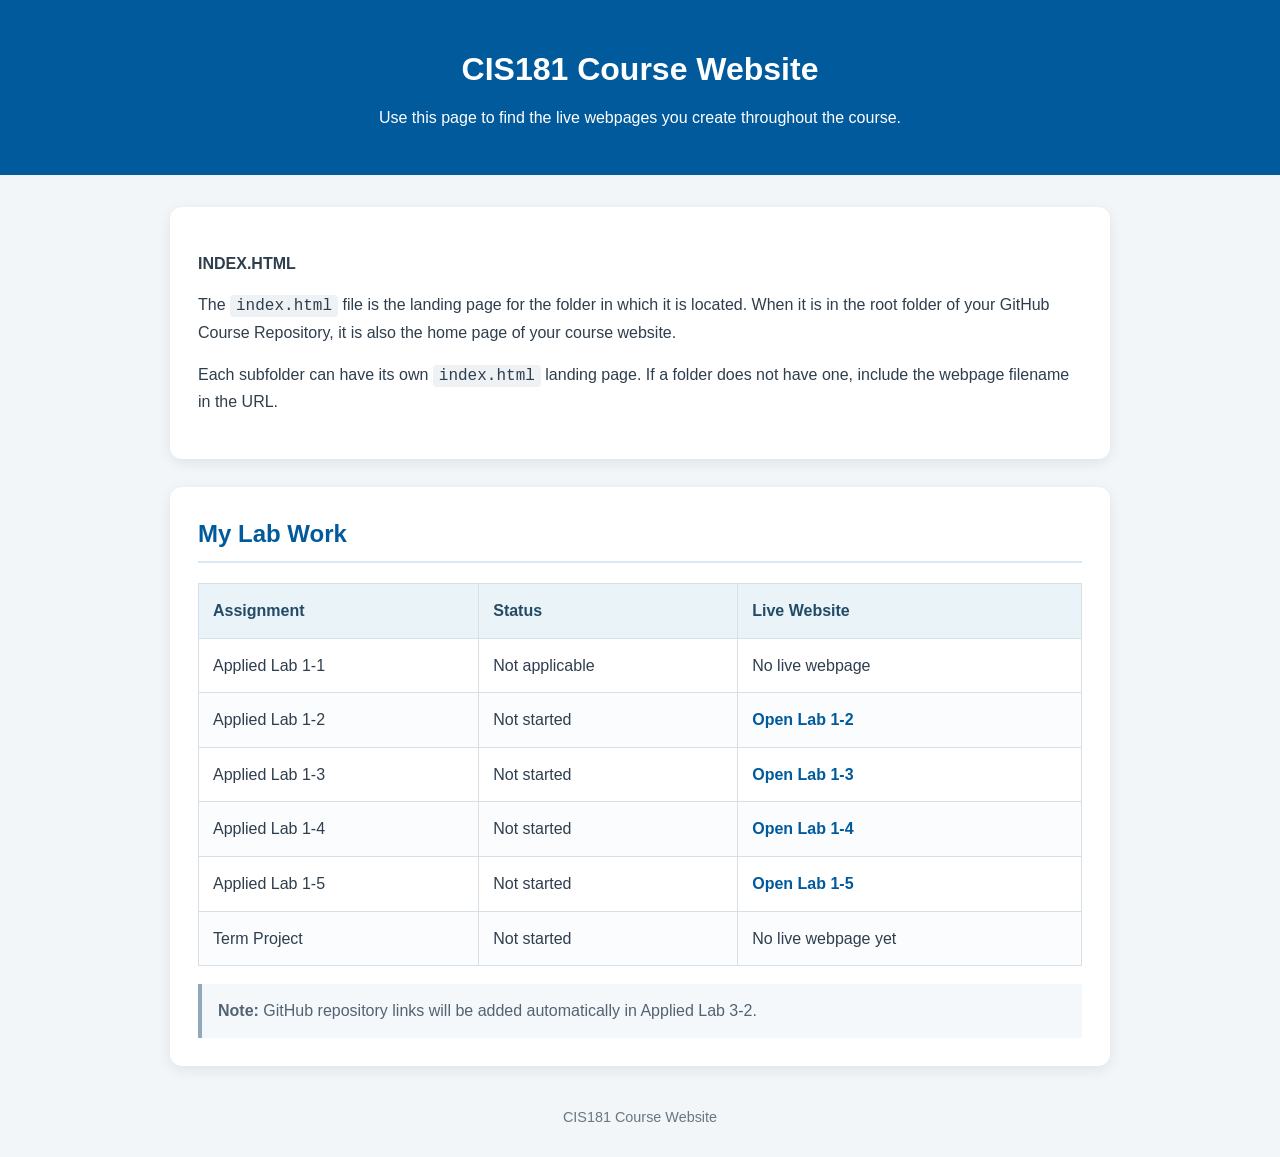
<file: index.html>
<!DOCTYPE html>
<html lang="en">
<head>
    <meta charset="UTF-8">
    <meta name="viewport" content="width=device-width, initial-scale=1.0">
    <title>CIS181 Course Website</title>
    <style>
        * { box-sizing: border-box; }
        body { margin: 0; background: #f3f6f9; color: #2f3e4d; font-family: Arial, Helvetica, sans-serif; line-height: 1.6; }
        .page-header { padding: 44px 20px; color: #ffffff; background: #005a9c; text-align: center; }
        .page-header h1 { margin: 0; }
        .page-header p { max-width: 720px; margin: 10px auto 0; }
        .container { max-width: 980px; margin: 32px auto; padding: 0 20px; }
        section { margin-bottom: 28px; padding: 28px; background: #ffffff; border-radius: 12px; box-shadow: 0 4px 14px rgb(0 0 0 / 8%); }
        h2 { margin-top: 0; padding-bottom: 8px; color: #005a9c; border-bottom: 2px solid #dce8f1; }
        code { padding: 2px 6px; background: #eef2f5; border-radius: 4px; font-family: Consolas, Monaco, monospace; }
        .callout-note { margin: 18px 0 0; padding: 14px 16px; color: #526373; background: #f5f8fa; border-left: 4px solid #92a8bb; }
        table { width: 100%; border-collapse: collapse; }
        th, td { padding: 14px; border: 1px solid #d7e0e7; text-align: left; vertical-align: top; }
        th { color: #244b65; background: #eaf3f8; }
        tbody tr:nth-child(even) { background: #fafcfd; }
        .status { white-space: nowrap; }
        .live-link { color: #005a9c; font-weight: bold; text-decoration: none; }
        .live-link:hover, .live-link:focus { text-decoration: underline; }
        footer { padding: 8px 20px 32px; color: #687782; text-align: center; font-size: 0.9rem; }
        @media (max-width: 650px) { .page-header { padding: 36px 18px; } section { padding: 22px; } th, td { padding: 10px; } .status { white-space: normal; } }
    </style>
</head>
<body>
    <header class="page-header">
        <h1>CIS181 Course Website</h1>
        <p>Use this page to find the live webpages you create throughout the course.</p>
    </header>

    <main class="container">
        <section>
            <p><strong>INDEX.HTML</strong></p>
            <p>The <code>index.html</code> file is the landing page for the folder in which it is located. When it is in the root folder of your GitHub Course Repository, it is also the home page of your course website.</p>
            <p>Each subfolder can have its own <code>index.html</code> landing page. If a folder does not have one, include the webpage filename in the URL.</p>
        </section>

        <section>
            <h2>My Lab Work</h2>
            <table>
                <thead>
                    <tr>
                        <th>Assignment</th>
                        <th>Status</th>
                        <th>Live Website</th>
                    </tr>
                </thead>
                <tbody>
                    <tr><td>Applied Lab 1-1</td><td class="status">Not applicable</td><td>No live webpage</td></tr>
                    <tr><td>Applied Lab 1-2</td><td class="status">Not started</td><td><a class="live-link" href="lab1-2/">Open Lab 1-2</a></td></tr>
                    <tr><td>Applied Lab 1-3</td><td class="status">Not started</td><td><a class="live-link" href="lab1-3/">Open Lab 1-3</a></td></tr>
                    <tr><td>Applied Lab 1-4</td><td class="status">Not started</td><td><a class="live-link" href="lab1-4/">Open Lab 1-4</a></td></tr>
                    <tr><td>Applied Lab 1-5</td><td class="status">Not started</td><td><a class="live-link" href="lab1-5/">Open Lab 1-5</a></td></tr>
                    <tr><td>Term Project</td><td class="status">Not started</td><td>No live webpage yet</td></tr>
                </tbody>
            </table>
            <p class="callout-note"><strong>Note:</strong> GitHub repository links will be added automatically in Applied Lab 3-2.</p>
        </section>
    </main>

    <footer>CIS181 Course Website</footer>
</body>
</html>
</file>
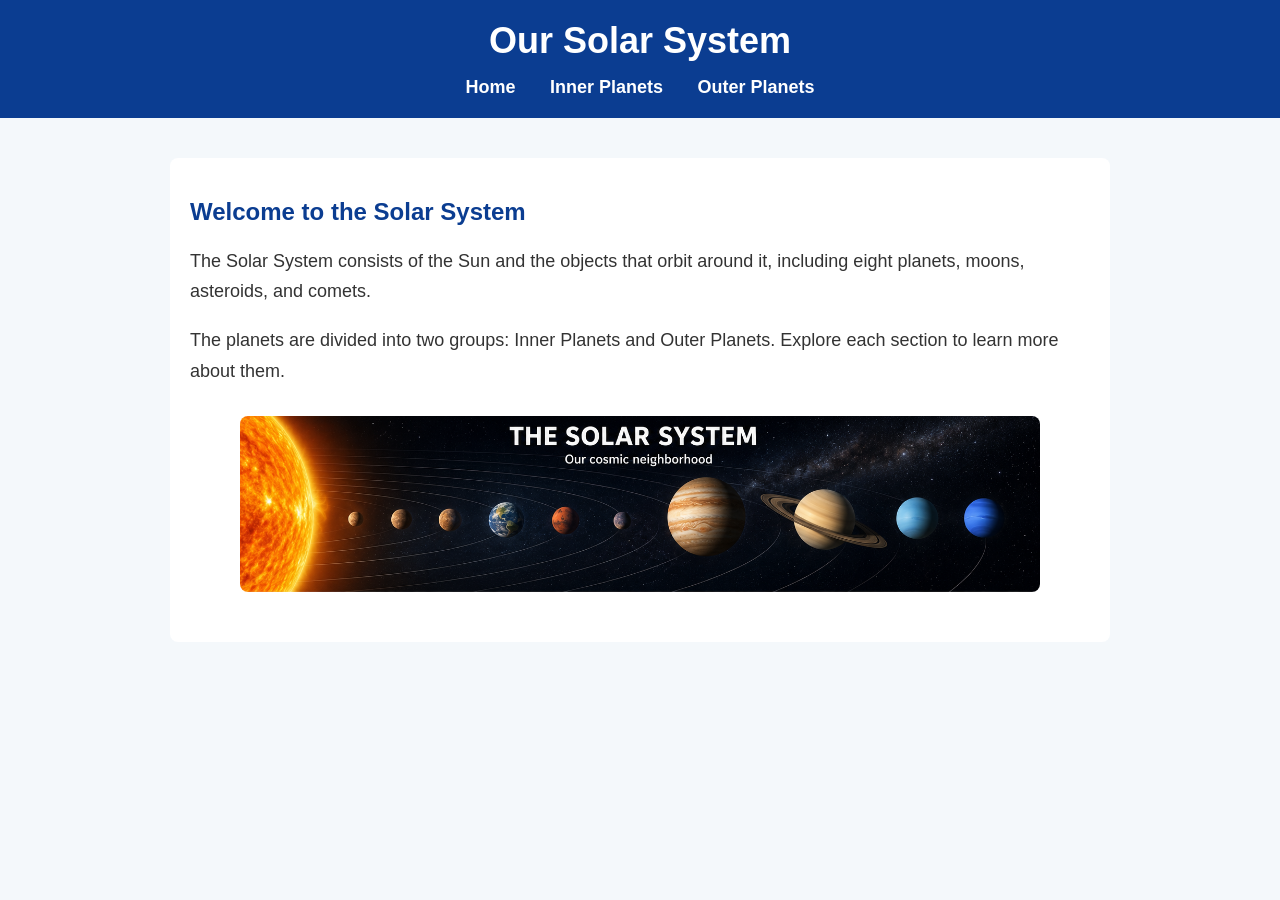
<file: lab1-2/index.html>
<!DOCTYPE html>
<html lang="en">
<head>
  <meta charset="UTF-8">
  <meta name="viewport" content="width=device-width, initial-scale=1.0">
  <title>Our Solar System</title>
  <link rel="stylesheet" href="css/styles.css">
</head>
<body>

<header>
  <h1>Our Solar System</h1>
  <nav>
    <a href="index.html">Home</a>
    <a href="inner-planets.html">Inner Planets</a>
    <a href="outer-planets.html">Outer Planets</a>
  </nav>
</header>

<main>
  <h2>Welcome to the Solar System</h2>

  <p>
    The Solar System consists of the Sun and the objects that orbit around it,
    including eight planets, moons, asteroids, and comets.
  </p>

  <p>
    The planets are divided into two groups: Inner Planets and Outer Planets.
    Explore each section to learn more about them.
  </p>

  <img src="images/solar-system.png" alt="Solar System Overview" width="800">
</main>

</body>
</html>
</file>
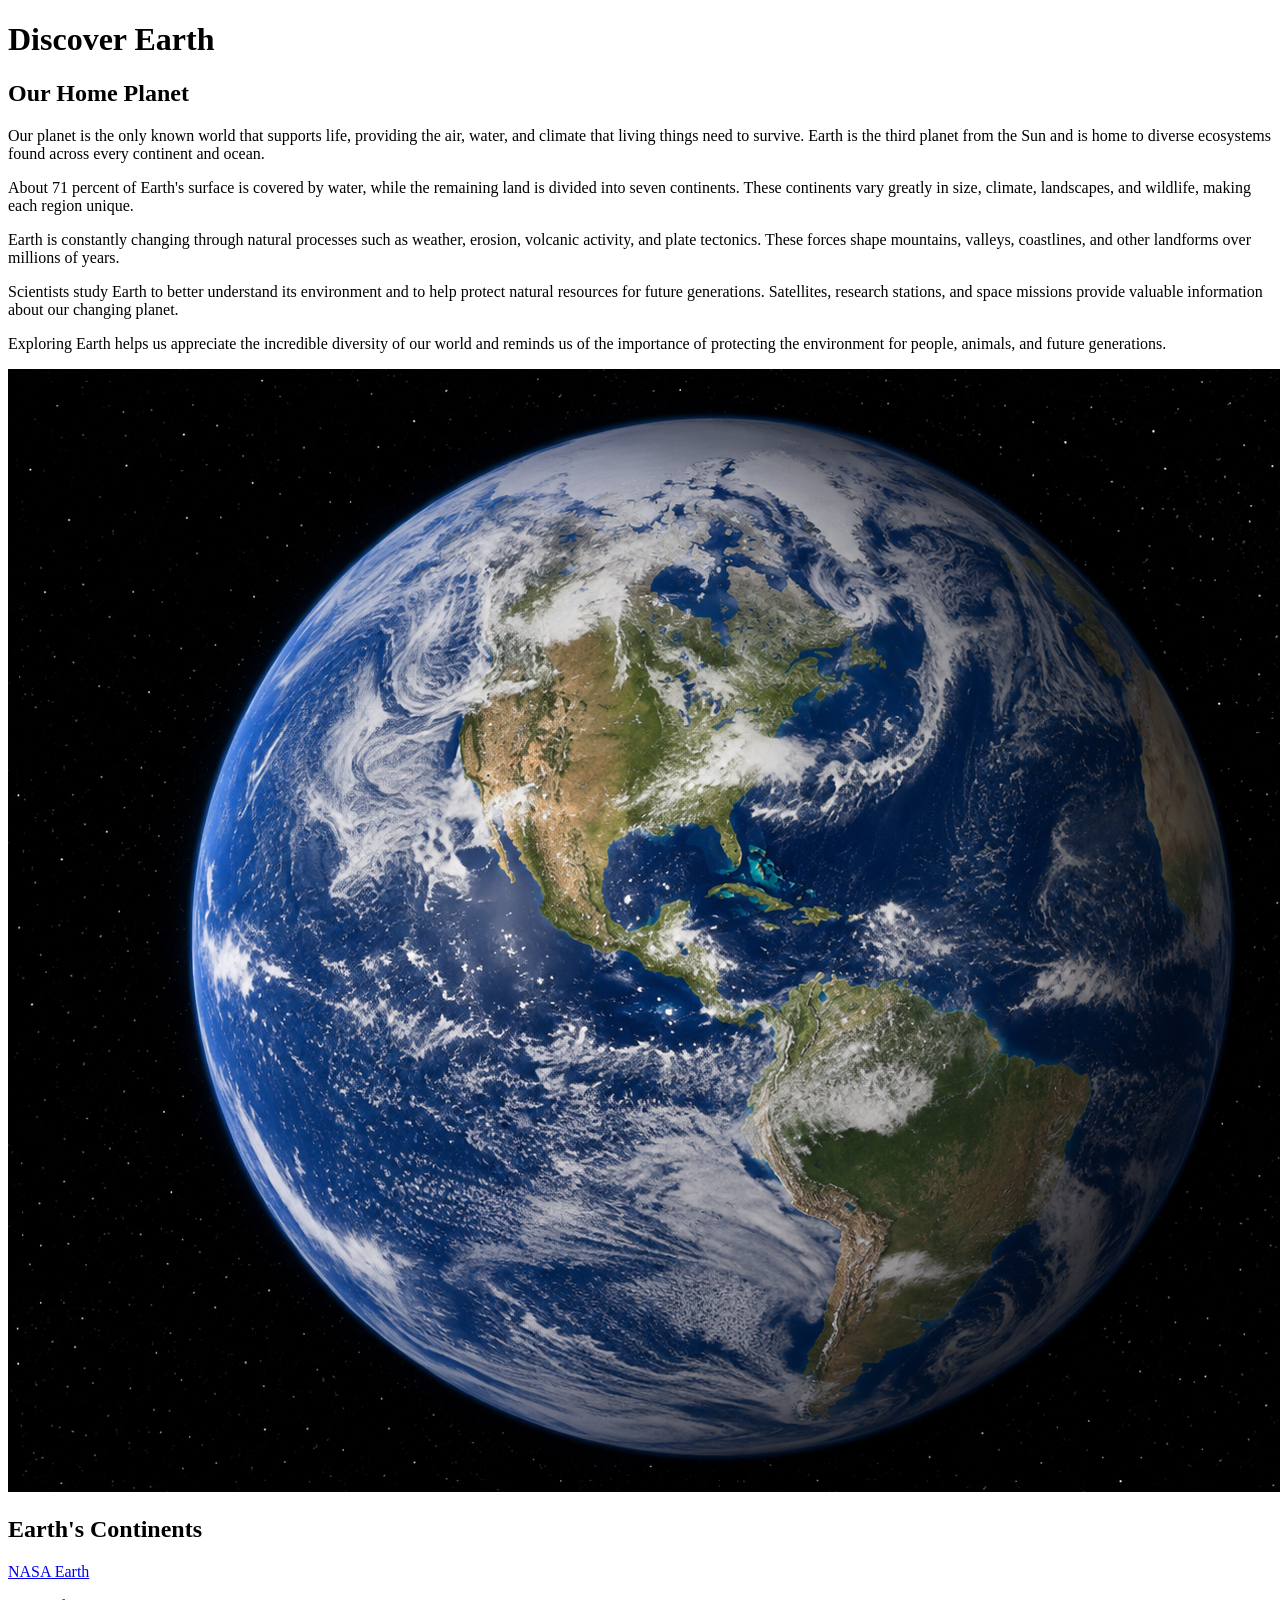
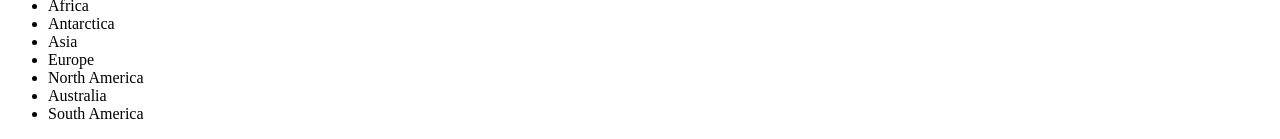
<file: lab1-3/index.html>
<!DOCTYPE html>
<html lang="en">
<head>
    <meta charset="UTF-8" />
    <meta name="viewport" content="width=device-width, initial-scale=1.0" />
    <title>Discover Earth</title>
</head>
<body>
    <h1>Discover Earth</h1>
    <h2>Our Home Planet</h2>

    <p>
        Our planet is the only known world that supports life, providing the
        air, water, and climate that living things need to survive. Earth is the
        third planet from the Sun and is home to diverse ecosystems found across
        every continent and ocean.
    </p>

    <p>
        About 71 percent of Earth's surface is covered by water, while the
        remaining land is divided into seven continents. These continents vary
        greatly in size, climate, landscapes, and wildlife, making each region
        unique.
    </p>

    <p>
        Earth is constantly changing through natural processes such as weather,
        erosion, volcanic activity, and plate tectonics. These forces shape
        mountains, valleys, coastlines, and other landforms over millions of
        years.
    </p>

    <p>
        Scientists study Earth to better understand its environment and to help
        protect natural resources for future generations. Satellites, research
        stations, and space missions provide valuable information about our
        changing planet.
    </p>

    <p>
        Exploring Earth helps us appreciate the incredible diversity of our
        world and reminds us of the importance of protecting the environment for
        people, animals, and future generations.
    </p>
        

    <img src="../lab1-3/images/earth_from_space.png" alt="PLanet Earth viewed from space. Photo courtesy of NASA.">

    <h2>Earth's Continents</h2> 
    <a href="https://science.nasa.gov/earth/">NASA Earth</a>

    <ul>
        <li>Africa</li>
        <li>Antarctica</li>
        <li>Asia</li>
        <li>Europe</li>
        <li>North America</li>
        <li>Australia</li>
        <li>South America</li>
    </ul>
</body>
</html>
</file>
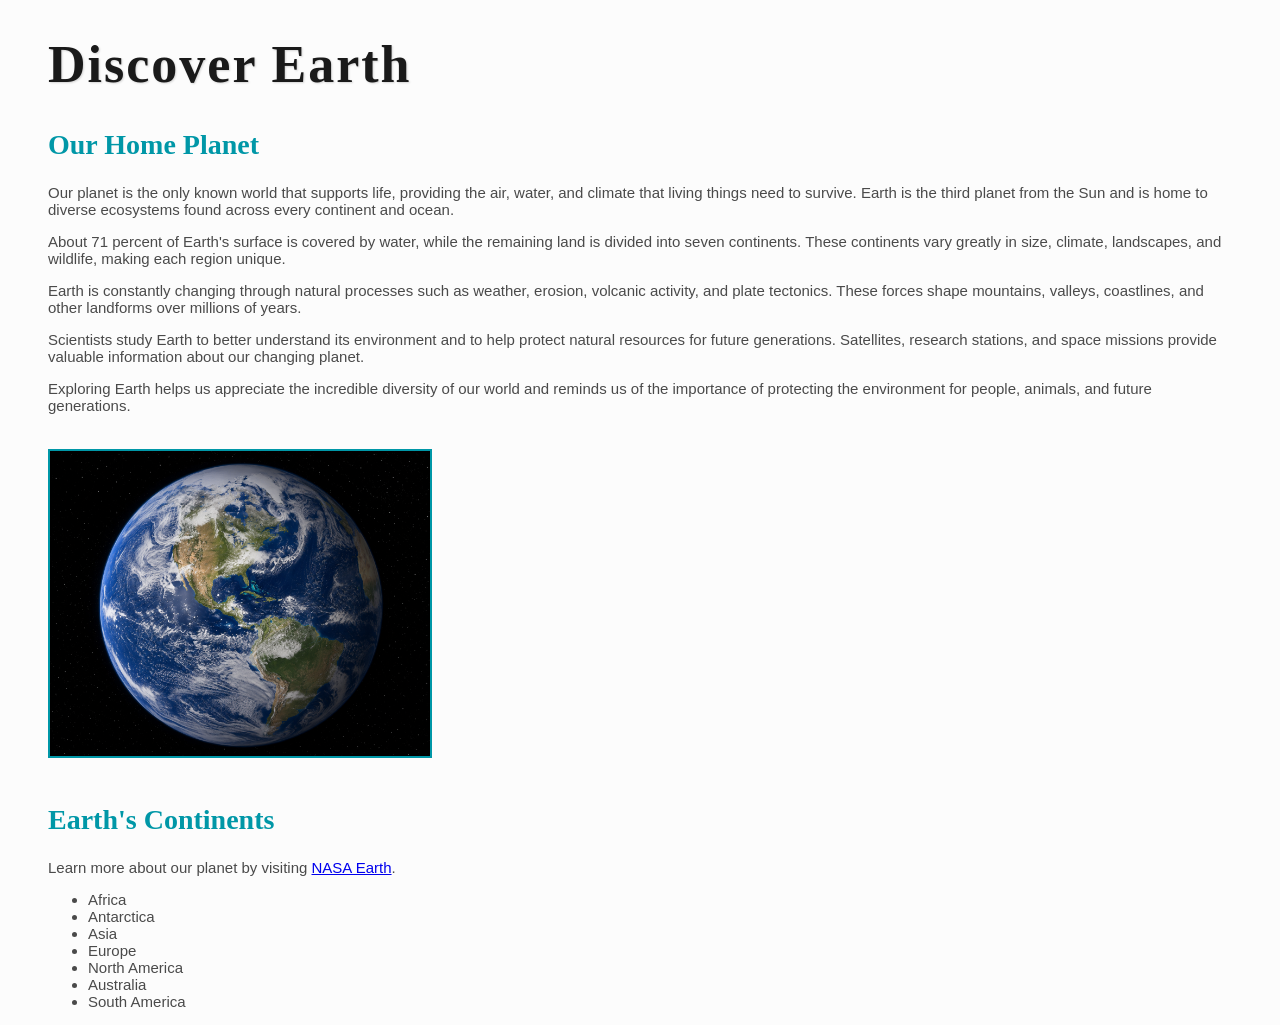
<file: lab1-4/index.html>
<!DOCTYPE html>
<html lang="en">
<head>
    <meta charset="UTF-8">
    <meta name="viewport" content="width=device-width, initial-scale=1.0">
    <title>Discover Earth</title>
    <link rel="stylesheet" href="../css/style.css">
</head>
<body>

    <h1>Discover Earth</h1>

    <h2>Our Home Planet</h2>

    <p>Our planet is the only known world that supports life, providing the air, water, and climate that living things need to survive. Earth is the third planet from the Sun and is home to diverse ecosystems found across every continent and ocean.</p>

    <p>About 71 percent of Earth's surface is covered by water, while the remaining land is divided into seven continents. These continents vary greatly in size, climate, landscapes, and wildlife, making each region unique.</p>

    <p>Earth is constantly changing through natural processes such as weather, erosion, volcanic activity, and plate tectonics. These forces shape mountains, valleys, coastlines, and other landforms over millions of years.</p>

    <p>Scientists study Earth to better understand its environment and to help protect natural resources for future generations. Satellites, research stations, and space missions provide valuable information about our changing planet.</p>

    <p>Exploring Earth helps us appreciate the incredible diversity of our world and reminds us of the importance of protecting the environment for people, animals, and future generations.</p>

    <img src="images/earth_from_space.png"
         alt="Planet Earth viewed from space. Photo courtesy of NASA.">

    <h2>Earth's Continents</h2>

    <p>
        Learn more about our planet by visiting
        <a href="https://science.nasa.gov/earth/">NASA Earth</a>.
    </p>

    <ul>
        <li>Africa</li>
        <li>Antarctica</li>
        <li>Asia</li>
        <li>Europe</li>
        <li>North America</li>
        <li>Australia</li>
        <li>South America</li>
    </ul>

</body>
</html>
</file>
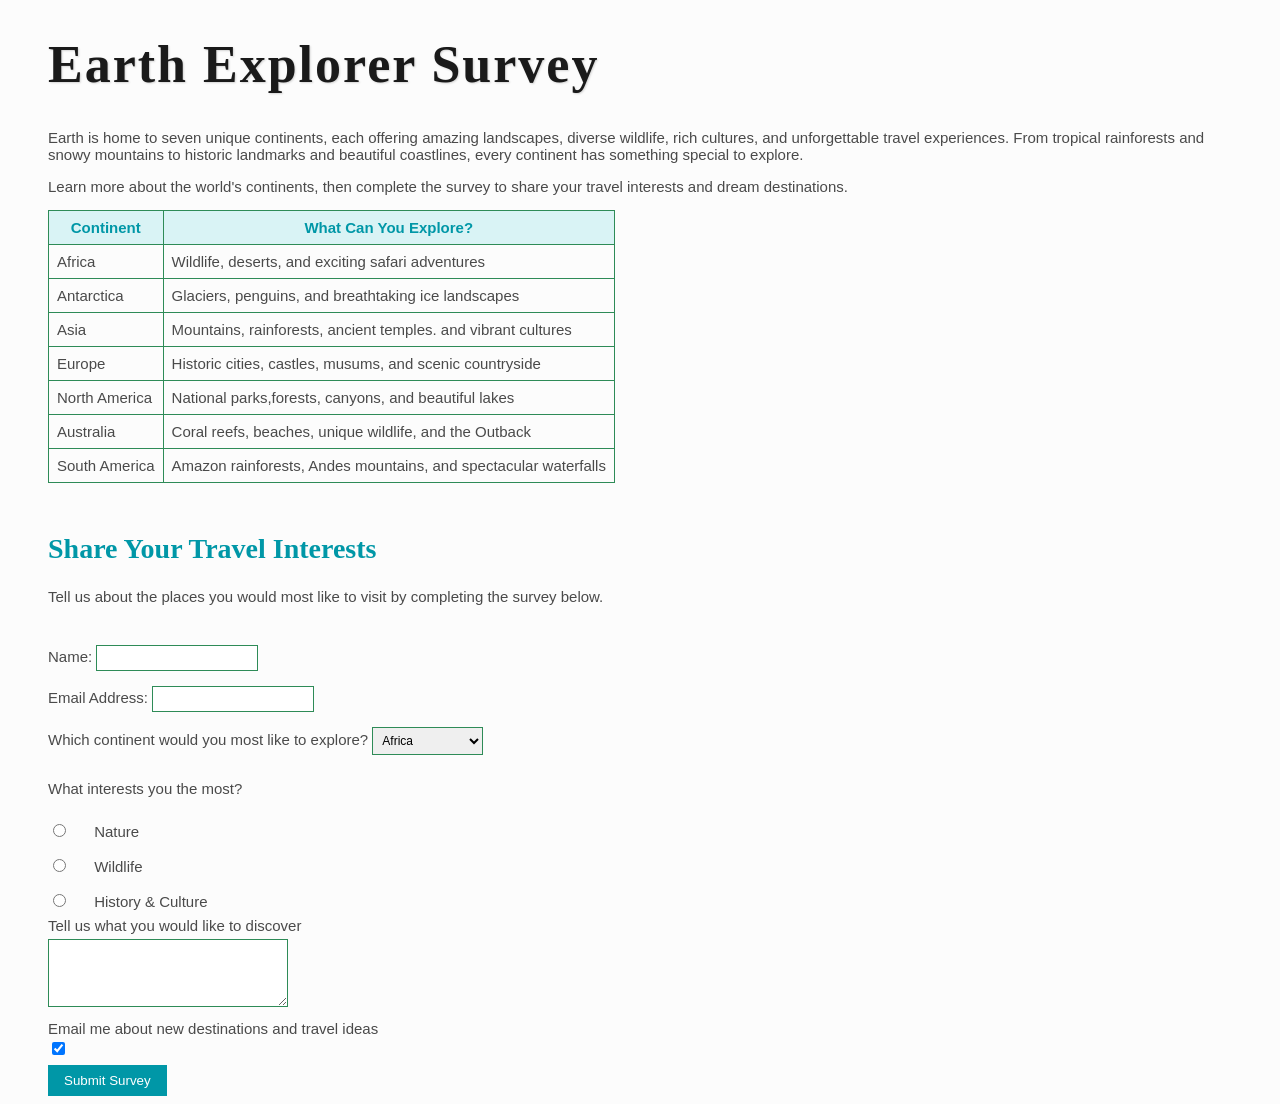
<file: lab1-5/index.html>
<!DOCTYPE html>
<html lang="en">

<head>
    <meta charset="UTF-8">
    <meta name="viewport" content="width=device-width, initial-scale=1.0">
    <title>Earth Explorer Survey</title>
    <link rel="stylesheet" href="../css/style.css">
</head>

<body>

    <h1>Earth Explorer Survey</h1>

    <p>Earth is home to seven unique continents, each offering amazing landscapes, 
    diverse wildlife, rich cultures, and unforgettable travel experiences. From
    tropical rainforests and snowy mountains to historic landmarks and beautiful
    coastlines, every continent has something special to explore.</p>

    <p>Learn more about the world's continents, then complete the survey to share
    your travel interests and dream destinations.</p>

    <table>
    <thead>
        <tr>
            <th scope="col">Continent</th>
            <th scope="col" colspan="2">What Can You Explore?</th>
        </tr>
    </thead>
    <tbody>
        <tr>
            <td>Africa</td>
            <td colspan="2">Wildlife, deserts, and exciting safari adventures</td>
        </tr>
        <tr>
            <td>Antarctica</td>
            <td colspan="2">Glaciers, penguins, and breathtaking ice landscapes</td>
        </tr>
        <tr>
            <td>Asia</td>
            <td colspan="2">Mountains, rainforests, ancient temples. and vibrant cultures</td>
        </tr>
        <tr>
            <td>Europe</td>
            <td colspan="2">Historic cities, castles, musums, and scenic countryside</td>
        </tr>
        <tr>
            <td>North America</td>
            <td colspan="2">National parks,forests, canyons, and beautiful lakes</td>
        </tr>
        <tr>
            <td>Australia</td>
            <td colspan="2">Coral reefs, beaches, unique wildlife, and the Outback</td>
        </tr>
        <tr>
            <td>South America</td>
            <td colspan="2">Amazon rainforests, Andes mountains, and spectacular waterfalls</td>
        </tr>
    </tbody>
    
    </table>
    
    <h2>Share Your Travel Interests</h2>

    <p>Tell us about the places you would most like to visit by completing the survey below.</p>

    <form action="https://httpbin.org/post" method="POST">
        <label for="name">Name:</label>
        <input type="text" id="name" name="name"><br>
        
        <label for="email">Email Address:</label>
        <input type="text" id="email" name="email"><br>

        <label for="continent">Which continent would you most like to explore?</label>
        <select type="select" id="continent" name="continent">
            <option value="Africa">Africa</option>
            <option value="Antarctica">Antarctica</option>
            <option value="Asia">Asia</option>
            <option value="Europe">Europe</option>
            <option value="North America">North America</option>
            <option value="Australia">Australia</option>
            <option value="South America">South America</option>
        </select>
        
        <p>What interests you the most?</p>
  
        <input type="radio" id="nature" name="interest" value="nature">
        <label for="nature">Nature</label><br>

        <input type="radio" id="wildlife" name="interest" value="wildlife">
        <label for="id">Wildlife</label><br>

        <input type="radio" id="history" name="interest" value="history">
        <label for="mail">History & Culture</label><br>


        <label for="comments">Tell us what you would like to discover</label><br>
        <textarea id="comments" name="comments" cols="30" rows="4"></textarea><br>

        <label for="updates">Email me about new destinations and travel ideas</label><br>
        <input type="checkbox" id="updates" name="updates" checked><br>

        <button type="submit">Submit Survey</button>
    </form>
</body>

</html>
</file>
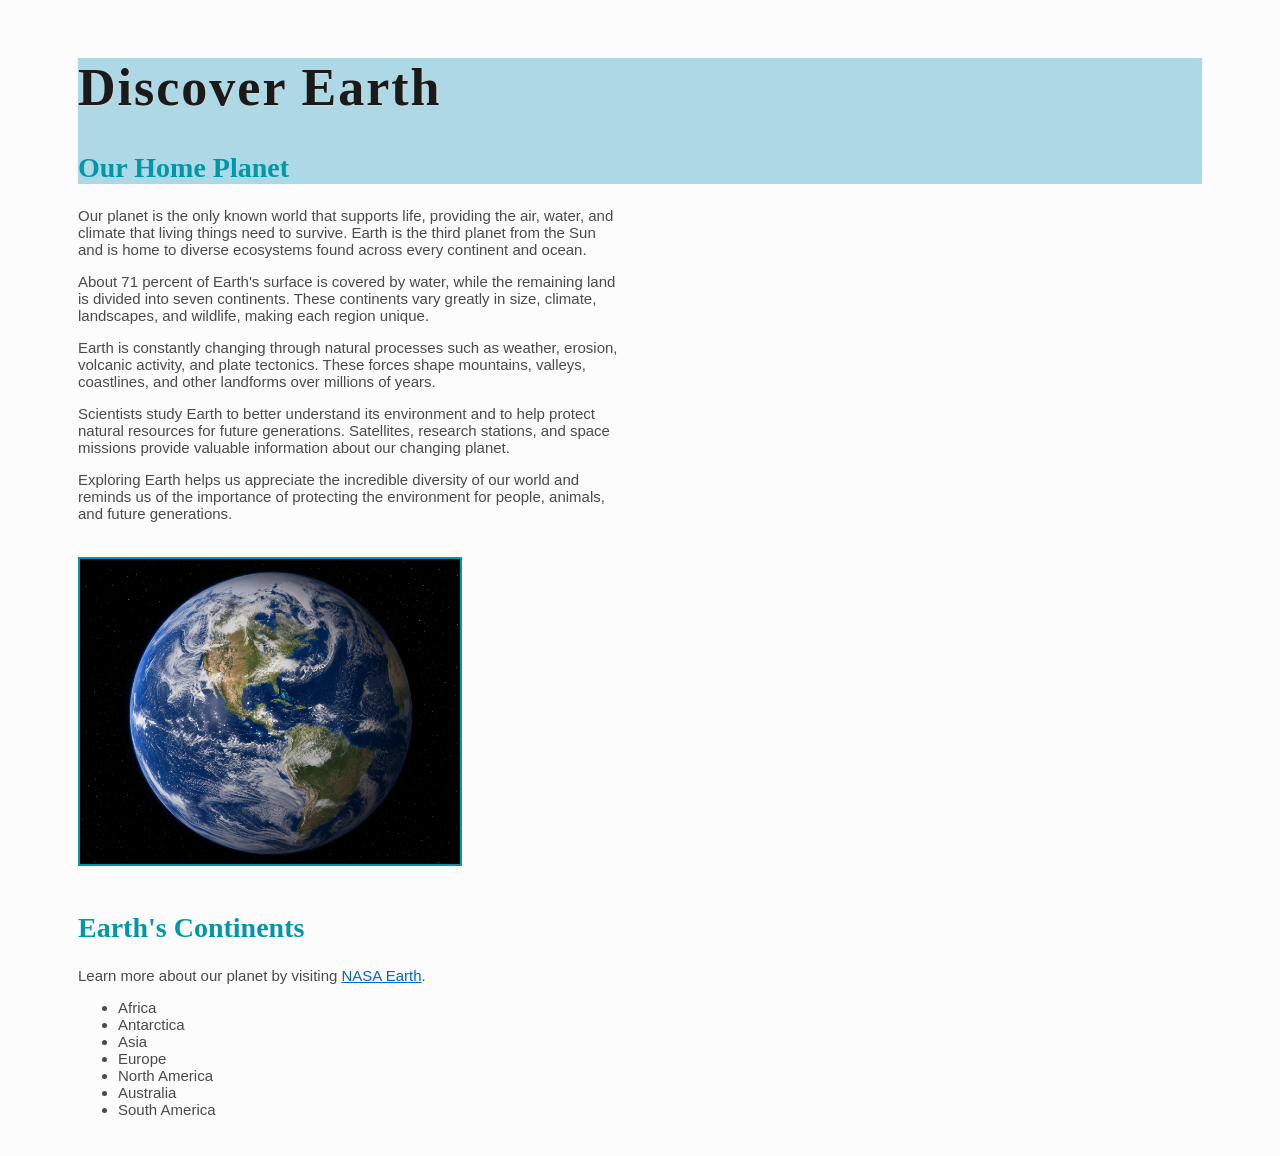
<file: lab2-1/index.html>
<!-- CIS181 Applied Lab 2-1 — Lessons 2-1 and 2-2 -->
<!DOCTYPE html>
<html lang="en">
<head>
    <meta charset="UTF-8">
    <meta name="viewport" content="width=device-width, initial-scale=1.0">
    <title>Discover Earth</title>
    <link rel="stylesheet" href="css/style.css">
</head>
<body>
    <div class="page-wrapper">
    <header>
        <h1>Discover Earth</h1>

        <h2>Our Home Planet</h2>
    </header>
    
    <main>
        <div class="content">
            <p>Our planet is the only known world that supports life, providing the air, water, and climate that living things need to survive. Earth is the third planet from the Sun and is home to diverse ecosystems found across every continent and ocean.</p>

            <p>About 71 percent of Earth's surface is covered by water, while the remaining land is divided into seven continents. These continents vary greatly in size, climate, landscapes, and wildlife, making each region unique.</p>

            <p>Earth is constantly changing through natural processes such as weather, erosion, volcanic activity, and plate tectonics. These forces shape mountains, valleys, coastlines, and other landforms over millions of years.</p>

            <p>Scientists study Earth to better understand its environment and to help protect natural resources for future generations. Satellites, research stations, and space missions provide valuable information about our changing planet.</p>

            <p>Exploring Earth helps us appreciate the incredible diversity of our world and reminds us of the importance of protecting the environment for people, animals, and future generations.</p>

            <img src="images/earth_from_space.png"
            alt="Planet Earth viewed from space. Photo courtesy of NASA.">

            <h2>Earth's Continents</h2>
        
    
    

    
        <p>
        Learn more about our planet by visiting
        <a href="https://science.nasa.gov/earth/" id="earth-image">NASA Earth</a>.
        <div class="clear"></div>
        </p>
    
    

        <ul>
        <li>Africa</li>
        <li>Antarctica</li>
        <li>Asia</li>
        <li>Europe</li>
        <li>North America</li>
        <li>Australia</li>
        <li>South America</li>
        </ul>
        </div>
    </main>
    <footer>

    </footer>
    </div>
</body>
</html>
</file>
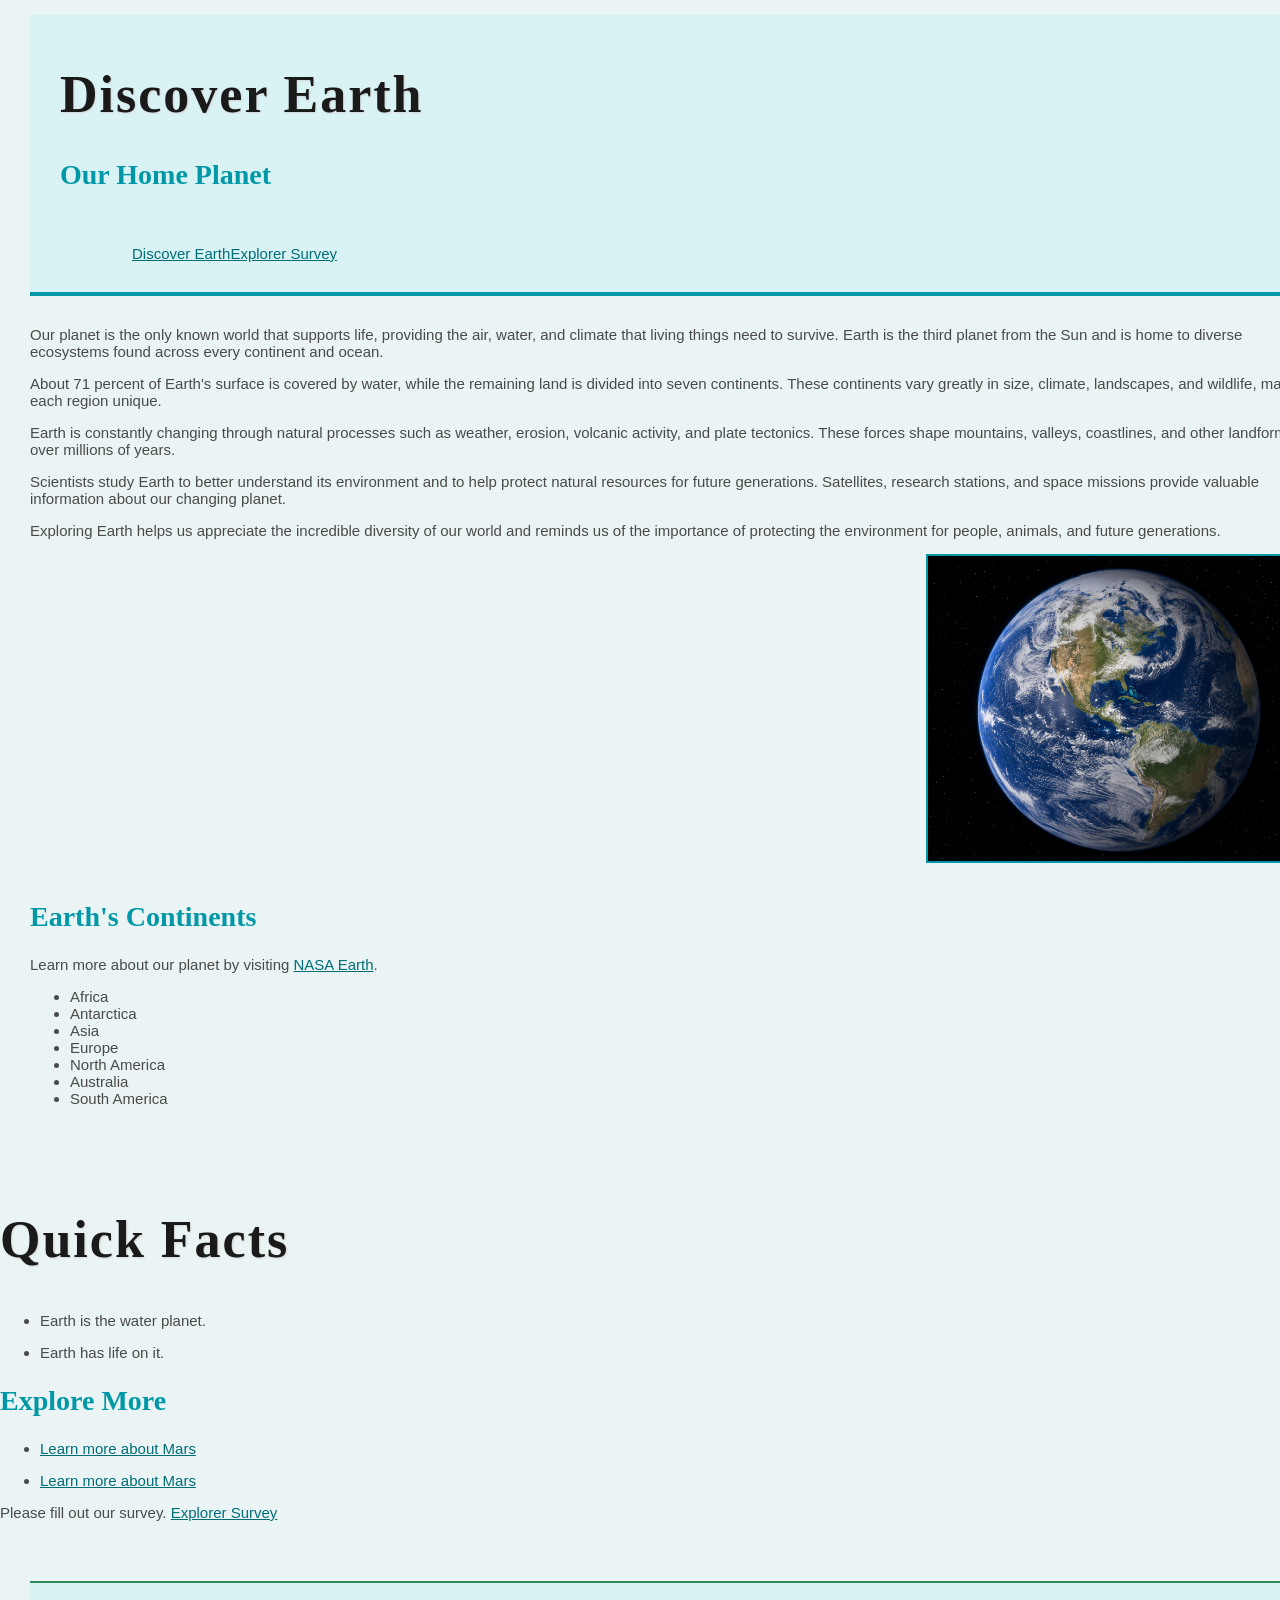
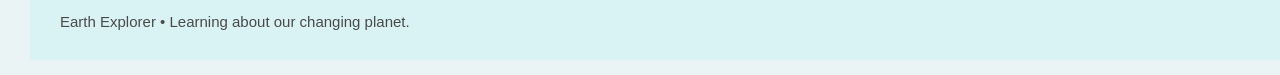
<file: lab2-3/index.html>
<!-- CIS181 Applied Lab 2-3 — Lessons 2-3 and 2-4 -->
<!DOCTYPE html>
<html lang="en">
<head>
    <meta charset="UTF-8">
    <meta name="viewport" content="width=device-width, initial-scale=1.0">
    <title>Discover Earth</title>
    <link rel="stylesheet" href="css/style.css">
</head>
<body>
    <div class="page-wrapper">
        <header>
            <h1>Discover Earth</h1>
            <h2>Our Home Planet</h2>
            <nav aria-label="Primary">
                <ul>
                    <li><a href="index.html">Discover Earth</a></li>
                    <li><a href="survey.html">Explorer Survey</a></li>
                </ul>
            </nav>
        </header>

        <main class="content">
            <p>Our planet is the only known world that supports life, providing the air, water, and climate that living things need to survive. Earth is the third planet from the Sun and is home to diverse ecosystems found across every continent and ocean.</p>
            <p>About 71 percent of Earth's surface is covered by water, while the remaining land is divided into seven continents. These continents vary greatly in size, climate, landscapes, and wildlife, making each region unique.</p>
            <p>Earth is constantly changing through natural processes such as weather, erosion, volcanic activity, and plate tectonics. These forces shape mountains, valleys, coastlines, and other landforms over millions of years.</p>
            <p>Scientists study Earth to better understand its environment and to help protect natural resources for future generations. Satellites, research stations, and space missions provide valuable information about our changing planet.</p>
            <p>Exploring Earth helps us appreciate the incredible diversity of our world and reminds us of the importance of protecting the environment for people, animals, and future generations.</p>
            <img id="earth-image" src="images/earth_from_space.png" alt="Planet Earth viewed from space. Photo courtesy of NASA.">
            <div class="clear"></div>
            <h2>Earth's Continents</h2>
            <p>Learn more about our planet by visiting <a href="https://science.nasa.gov/earth/">NASA Earth</a>.</p>
            <ul>
                <li>Africa</li><li>Antarctica</li><li>Asia</li><li>Europe</li>
                <li>North America</li><li>Australia</li><li>South America</li>
            </ul>
        </main>

        <aside class="sidebar">
            <h1>Quick Facts</h1>
            <ul>
                <li><p>Earth is the water planet.</p></li>
                <li><p>Earth has life on it.</p></li>
            </ul>
            <h2>Explore More</h2>
            <ul>
                <li><p><a href="https://science.nasa.gov/mars/">Learn more about Mars</a></p></li>
                <li><p><a href="https://science.nasa.gov/venus/">Learn more about Mars</a></p></li>
            </ul>
            <p>
                Please fill out our survey.
                <a href="survey.html">Explorer Survey</a>
            </p>
        </aside>

        <footer><p>Earth Explorer • Learning about our changing planet.</p></footer>
    </div>
</body>
</html>
</file>
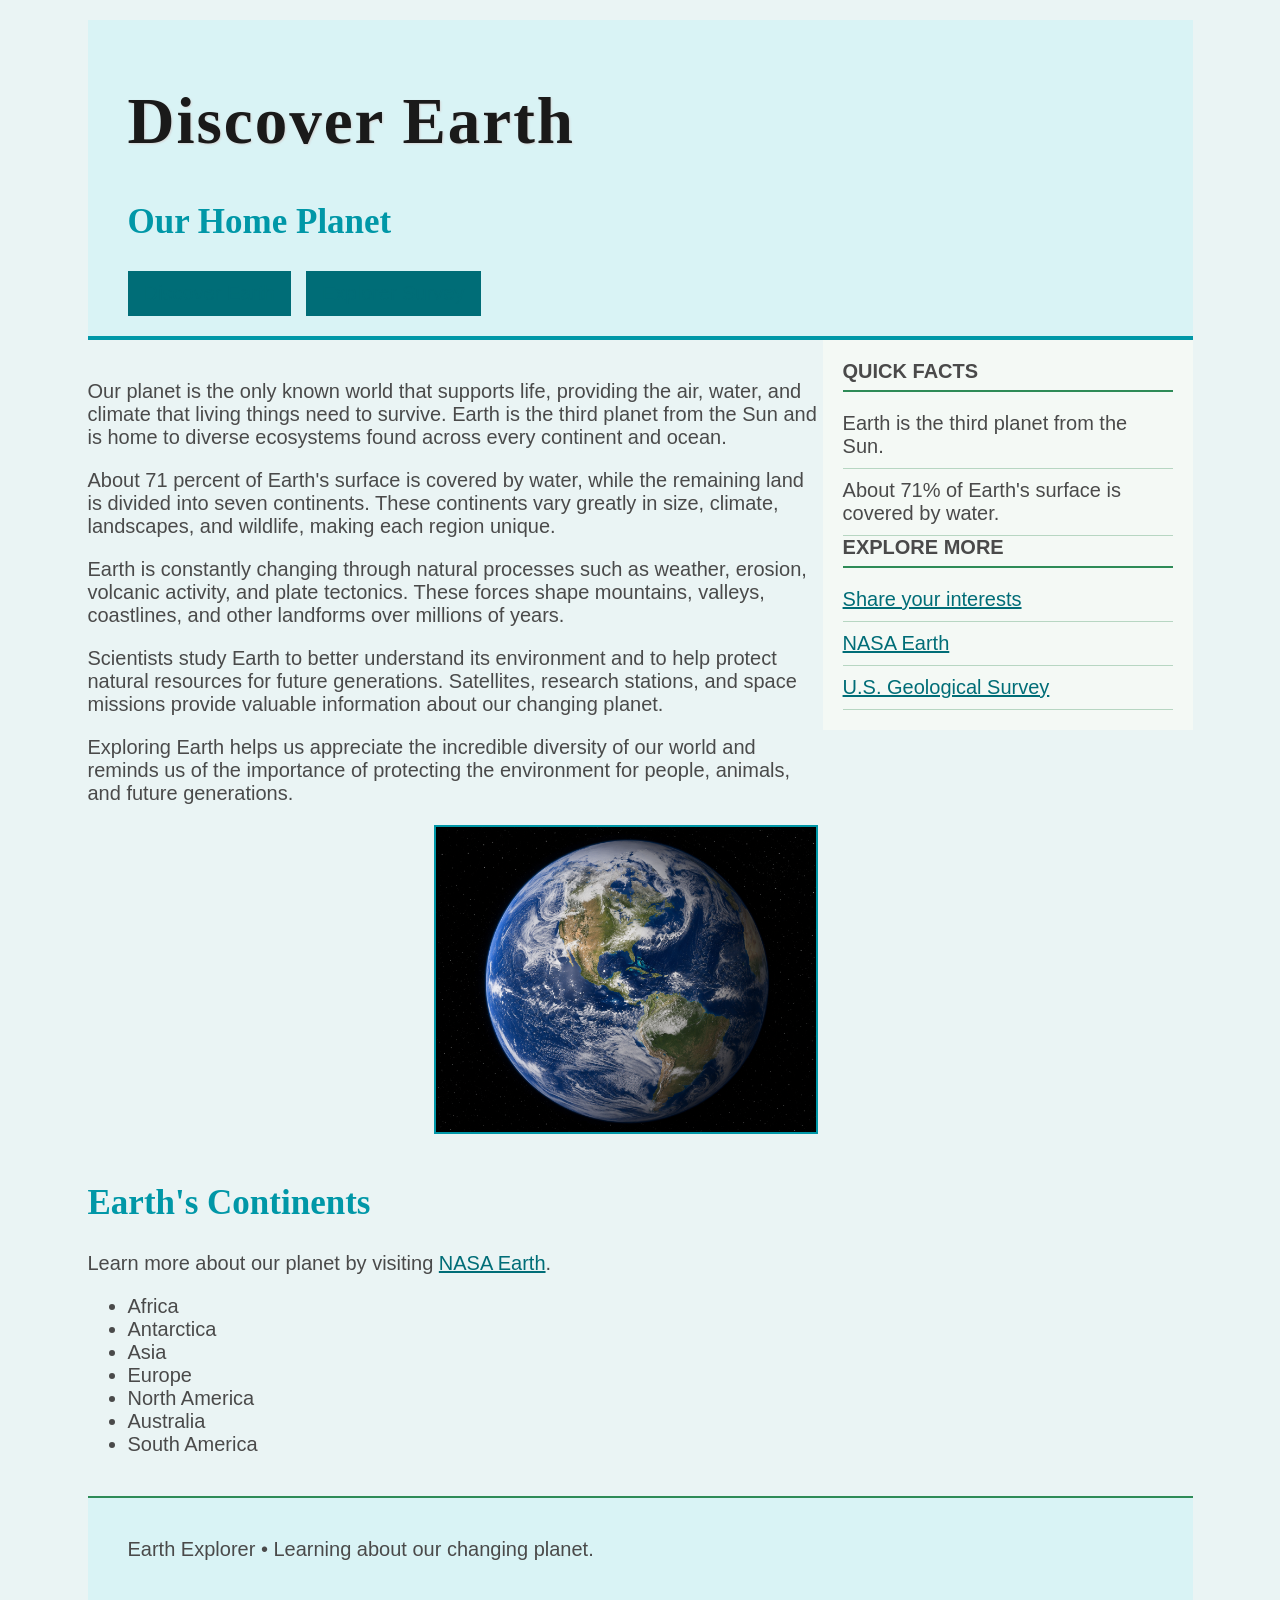
<file: lab2-5/index.html>
<!-- CIS181 Applied Lab 2-5 — Lessons 2-5 and 2-6 -->
<!DOCTYPE html>
<html lang="en">
<head>
    <meta charset="UTF-8">
    <meta name="viewport" content="width=device-width, initial-scale=1.0">
    <title>Discover Earth</title>
    <link rel="stylesheet" href="css/style.css">
</head>
<body>
    <div class="page-wrapper">
        <header>
            <h1>Discover Earth</h1>
            <h2>Our Home Planet</h2>

            <nav aria-label="Primary">
                <ul>
                    <li><a href="index.html">Discover Earth</a></li>
                    <li><a href="survey.html">Explorer Survey</a></li>
                </ul>
            </nav>
        </header>

        <main class="content">
            <p>Our planet is the only known world that supports life, providing the air, water, and climate that living things need to survive. Earth is the third planet from the Sun and is home to diverse ecosystems found across every continent and ocean.</p>
            <p>About 71 percent of Earth's surface is covered by water, while the remaining land is divided into seven continents. These continents vary greatly in size, climate, landscapes, and wildlife, making each region unique.</p>
            <p>Earth is constantly changing through natural processes such as weather, erosion, volcanic activity, and plate tectonics. These forces shape mountains, valleys, coastlines, and other landforms over millions of years.</p>
            <p>Scientists study Earth to better understand its environment and to help protect natural resources for future generations. Satellites, research stations, and space missions provide valuable information about our changing planet.</p>
            <p>Exploring Earth helps us appreciate the incredible diversity of our world and reminds us of the importance of protecting the environment for people, animals, and future generations.</p>
            <img id="earth-image" src="images/earth_from_space.png" alt="Planet Earth viewed from space. Photo courtesy of NASA.">
            <div class="clear"></div>
            <h2>Earth's Continents</h2>
            <p>Learn more about our planet by visiting <a href="https://science.nasa.gov/earth/">NASA Earth</a>.</p>
            <ul>
                <li>Africa</li><li>Antarctica</li><li>Asia</li><li>Europe</li>
                <li>North America</li><li>Australia</li><li>South America</li>
            </ul>
        </main>


        <aside class="sidebar">
            <div class="wrapper">
                <section>
                    <h3>Quick Facts</h3>
                    <ul>
                        <li>Earth is the third planet from the Sun.</li>
                        <li>About 71% of Earth's surface is covered by water.</li>
                    </ul>
                </section>
                <section>
                    <h3>Explore More</h3>
                    <ul>
                        <li><a href="survey.html">Share your interests</a></li>
                        <li><a href="https://science.nasa.gov/earth/">NASA Earth</a></li>
                        <li><a href="https://www.usgs.gov/">U.S. Geological Survey</a></li>
                    </ul>
                </section>
            </div>
        </aside>

        <footer><p>Earth Explorer • Learning about our changing planet.</p></footer>
    </div>
</body>
</html>
</file>
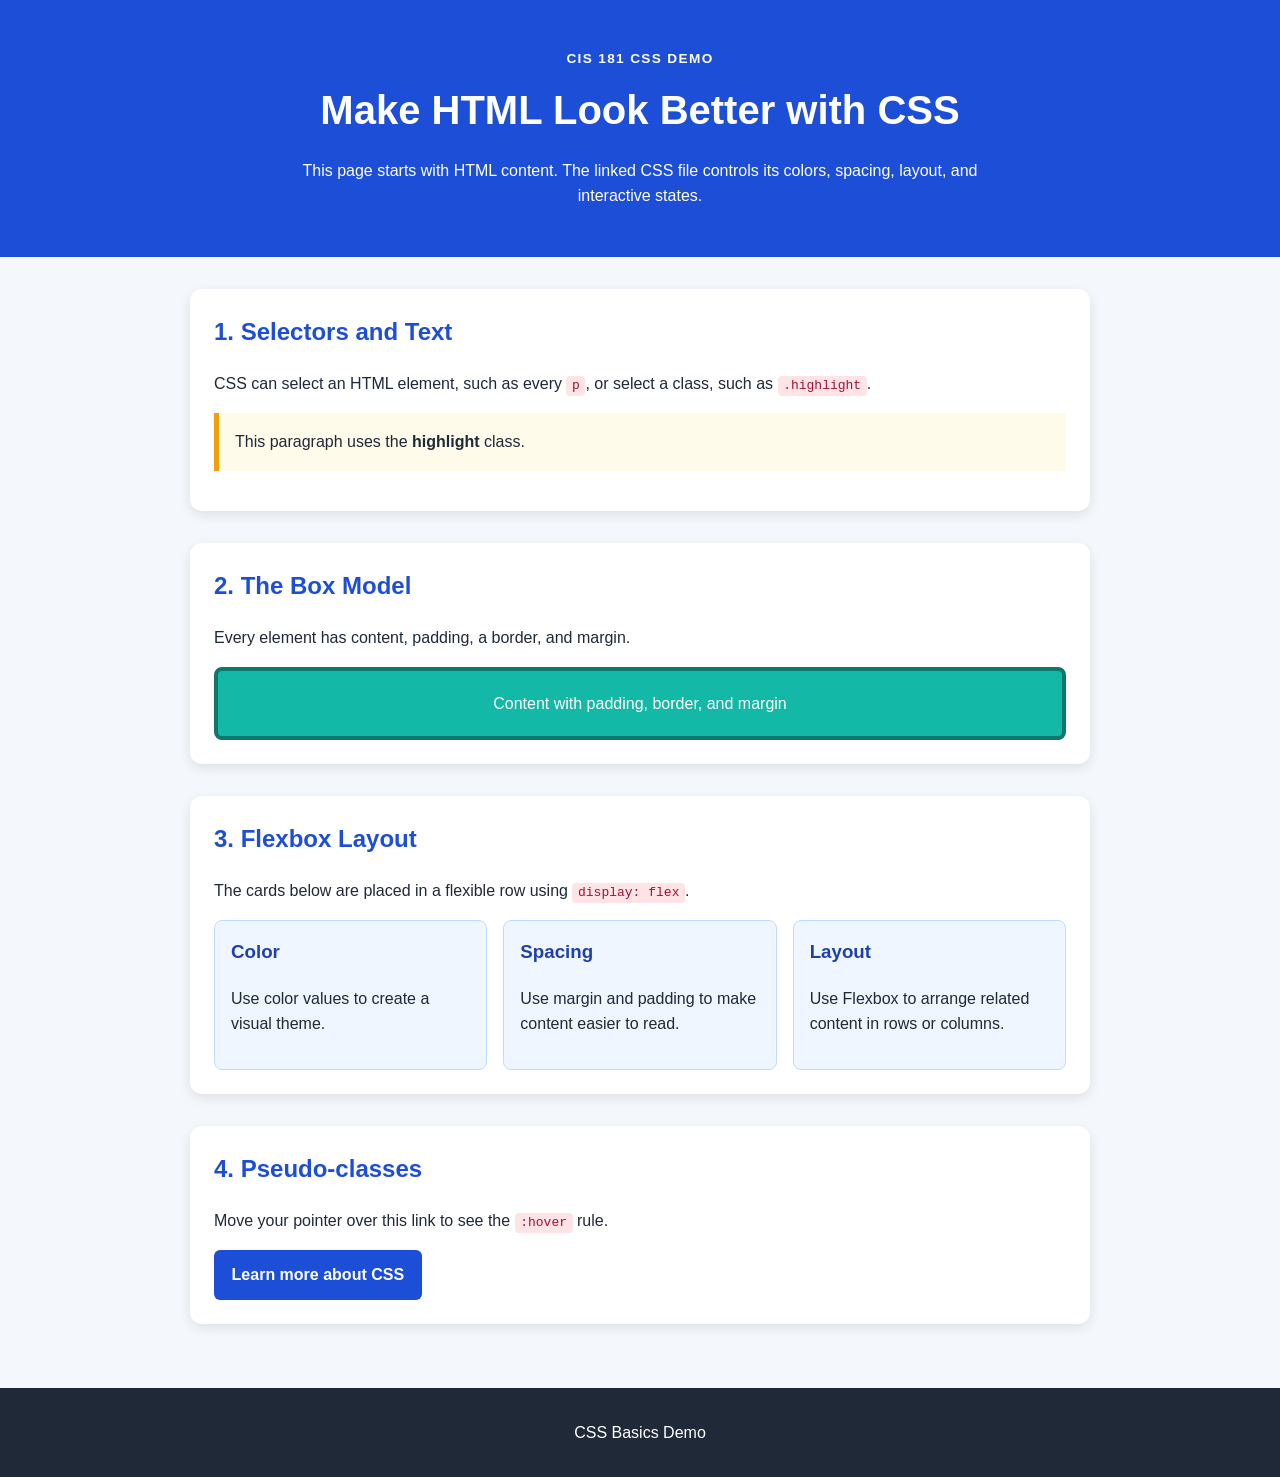
<file: demo/Demo 1-4/index.html>
<!DOCTYPE html>
<html lang="en">
<head>
  <meta charset="UTF-8">
  <meta name="viewport" content="width=device-width, initial-scale=1.0">
  <title>CSS Basics Demo</title>
  <link rel="stylesheet" href="style.css">
</head>
<body>
  <header class="site-header">
    <p class="eyebrow">CIS 181 CSS DEMO</p>
    <h1>Make HTML Look Better with CSS</h1>
    <p class="intro">This page starts with HTML content. The linked CSS file controls its colors, spacing, layout, and interactive states.</p>
  </header>

  <main>
    <section id="demo" class="lesson-section">
      <h2>1. Selectors and Text</h2>
      <p>CSS can select an HTML element, such as every <code>p</code>, or select a class, such as <code>.highlight</code>.</p>
      <p class="highlight">This paragraph uses the <strong>highlight</strong> class.</p>
    </section>

    <section class="lesson-section">
      <h2>2. The Box Model</h2>
      <p>Every element has content, padding, a border, and margin.</p>
      <div class="box-model-example">Content with padding, border, and margin</div>
    </section>

    <section class="lesson-section">
      <h2>3. Flexbox Layout</h2>
      <p>The cards below are placed in a flexible row using <code>display: flex</code>.</p>
      <div class="card-row">
        <article class="card"><h3>Color</h3><p>Use color values to create a visual theme.</p></article>
        <article class="card"><h3>Spacing</h3><p>Use margin and padding to make content easier to read.</p></article>
        <article class="card"><h3>Layout</h3><p>Use Flexbox to arrange related content in rows or columns.</p></article>
      </div>
    </section>
    
    <section class="lesson-section action-section">
      <h2>4. Pseudo-classes</h2>
      <p>Move your pointer over this link to see the <code>:hover</code> rule.</p>
      <a class="demo-button" href="https://developer.mozilla.org/en-US/docs/Learn_web_development/Core/Styling_basics" target="_blank" rel="noreferrer">Learn more about CSS</a>
    </section>
  </main>


  <footer><p>CSS Basics Demo</p></footer>


</body>
</html>
</file>
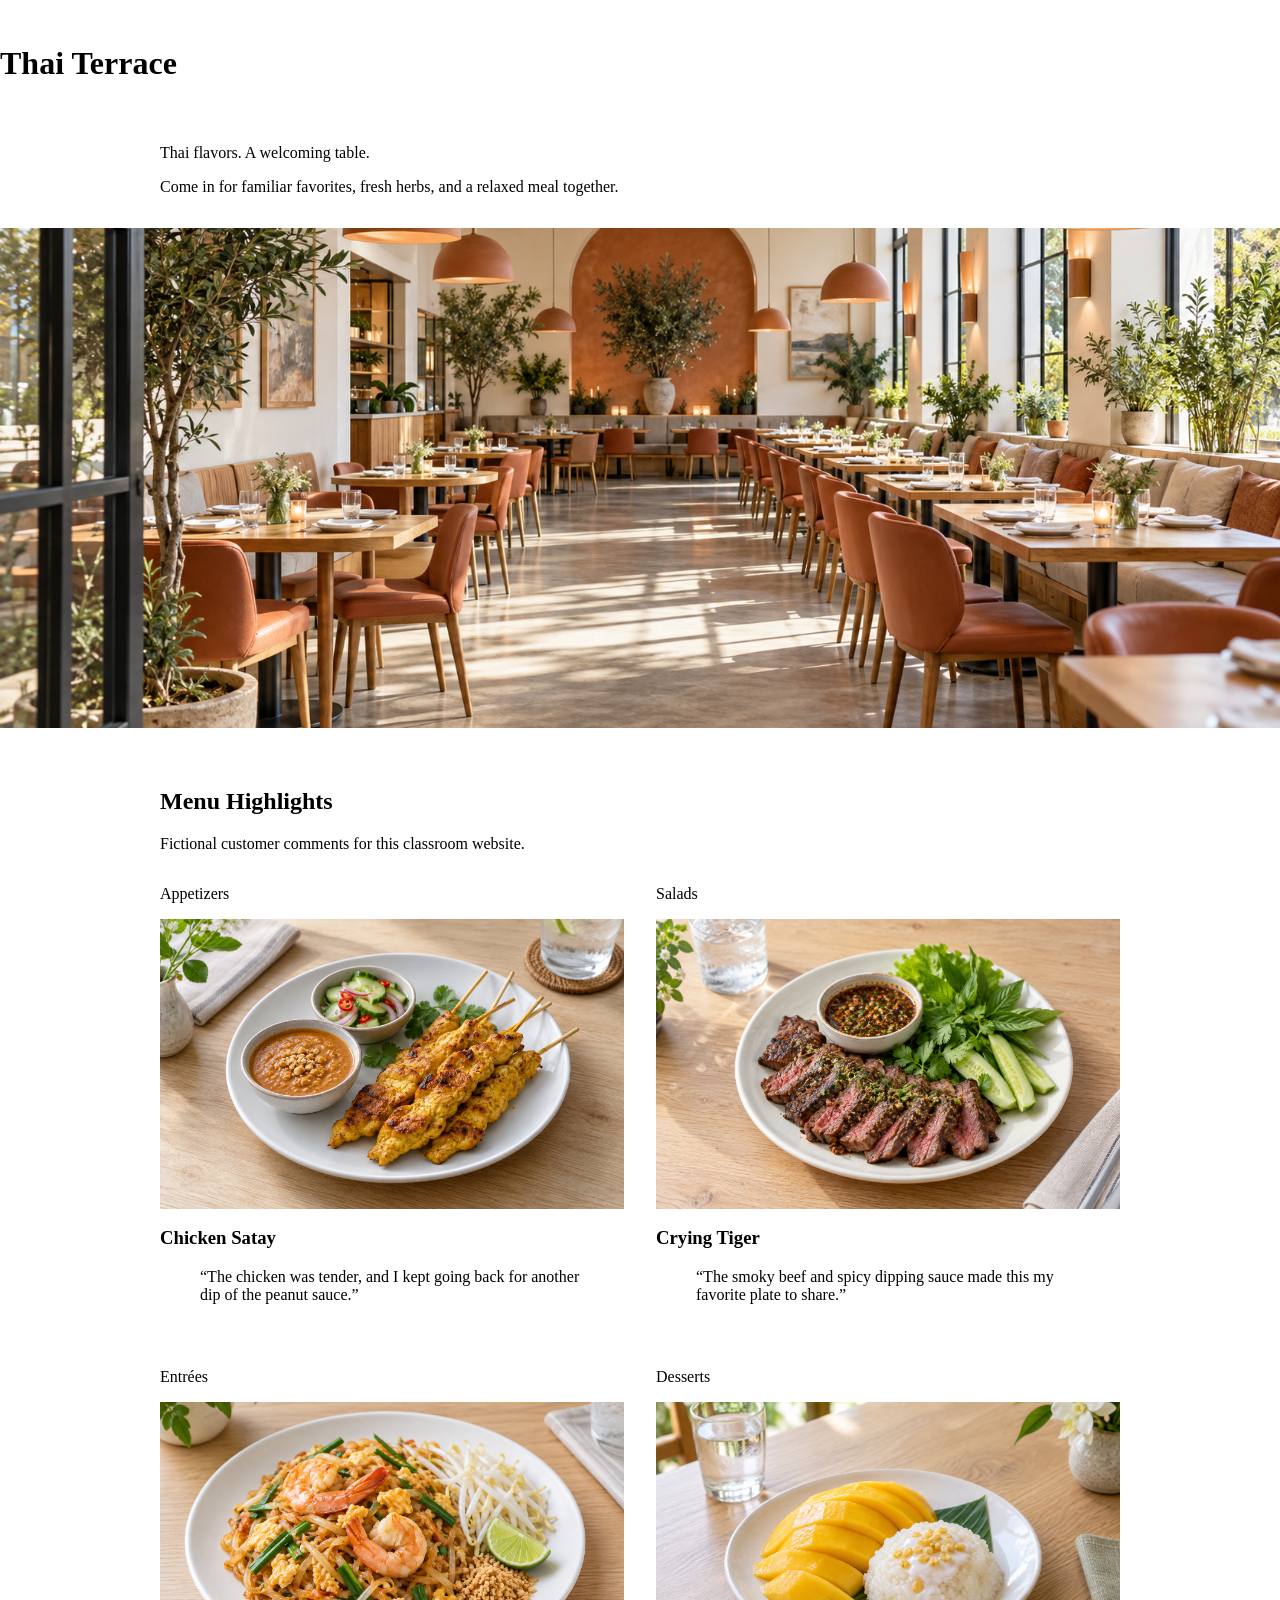
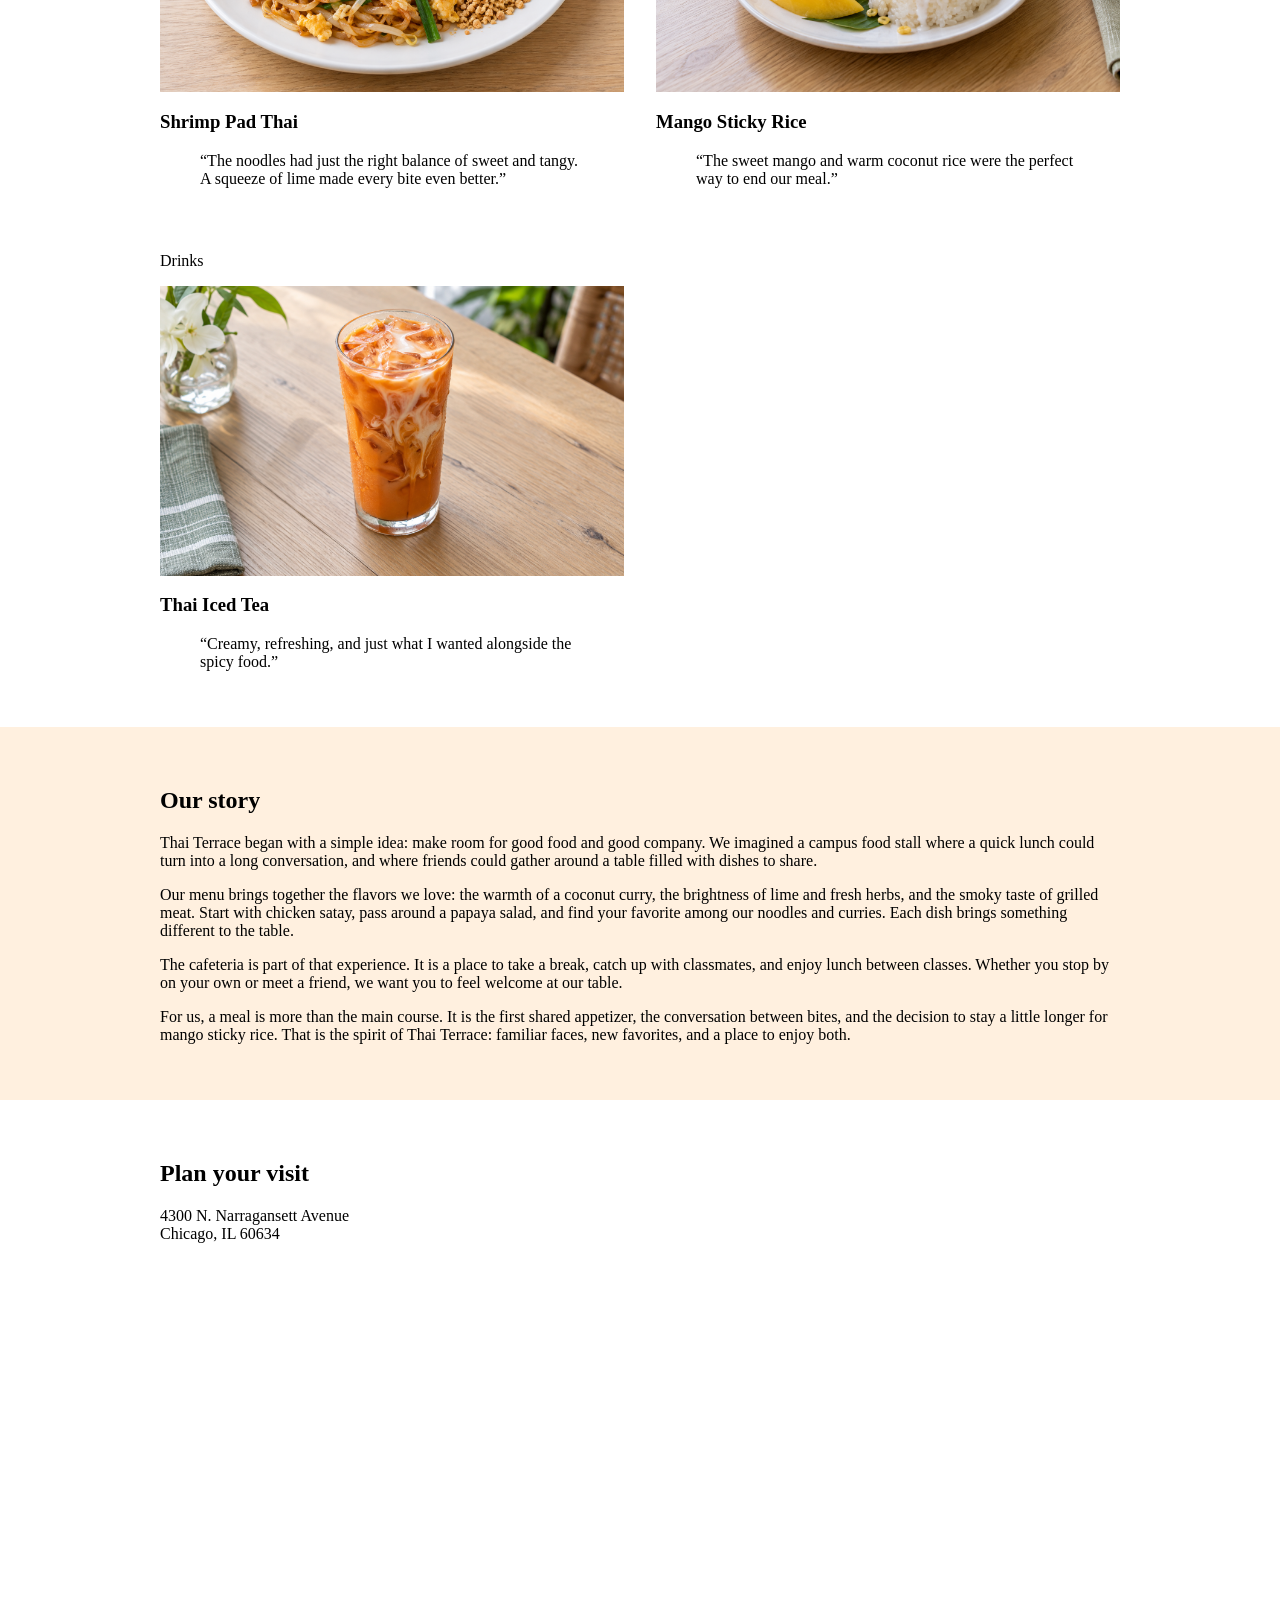
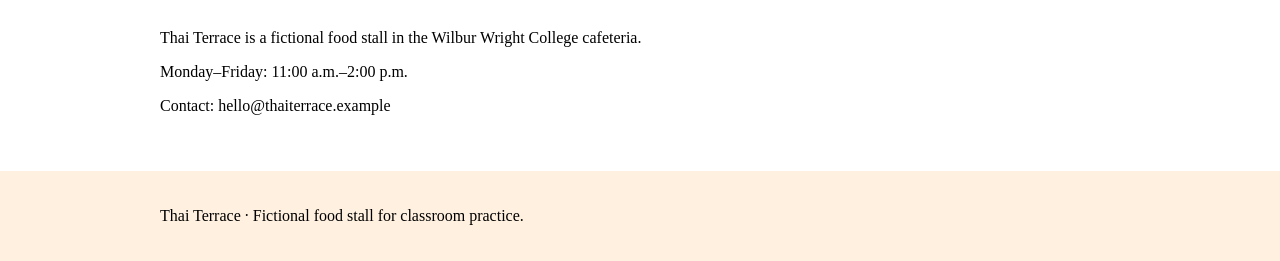
<file: demo/Demo 2-1/index.html>
<!doctype html>
<html lang="en">
  <head>
    <meta charset="utf-8" />
    <title>Home | Thai Terrace</title>
    <link rel="icon" type="image/svg+xml" href="images/favicon.svg" />
    <link rel="stylesheet" href="css/style.css" />
  </head>
  <body>
    <header class="page-header">
      <h1>Thai Terrace</h1>
    </header>
    <main>
      <section class="hero">
        <div class="container hero-copy">
          <p>Thai flavors. A welcoming table.</p>
          <p>
            Come in for familiar favorites, fresh herbs, and a relaxed meal
            together.
          </p>
        </div>
        <img
          class="hall-photo"
          src="images/dining-hall.png"
          width="1200"
          height="500"
          alt="A bright dining hall with wooden tables, warm pendant lights, and large windows."
        />
      </section>
      <section class="section">
        <div class="container">
          <h2>Menu Highlights</h2>
          <p>Fictional customer comments for this classroom website.</p>
          <div class="featured-row">
            <article class="featured-dish">
              <p>Appetizers</p>
              <img
                class="dish-photo"
                src="images/chicken-satay.png"
                width="464"
                height="290"
                alt="Chicken satay skewers with peanut sauce and cucumber relish."
              />
              <h3>Chicken Satay</h3>
              <blockquote>
                <p>
                  “The chicken was tender, and I kept going back for another dip
                  of the peanut sauce.”
                </p>
              </blockquote>
            </article>
            <article class="featured-dish">
              <p>Salads</p>
              <img
                class="dish-photo"
                src="images/crying-tiger.png"
                width="464"
                height="290"
                alt="Sliced grilled beef with toasted-rice chili dipping sauce and fresh vegetables."
              />
              <h3>Crying Tiger</h3>
              <blockquote>
                <p>
                  “The smoky beef and spicy dipping sauce made this my favorite
                  plate to share.”
                </p>
              </blockquote>
            </article>
            <article class="featured-dish">
              <p>Entrées</p>
              <img
                class="dish-photo"
                src="images/pad-thai.png"
                width="464"
                height="290"
                alt="Shrimp pad Thai with peanuts, bean sprouts, and lime."
              />
              <h3>Shrimp Pad Thai</h3>
              <blockquote>
                <p>
                  “The noodles had just the right balance of sweet and tangy. A
                  squeeze of lime made every bite even better.”
                </p>
              </blockquote>
            </article>
            <article class="featured-dish">
              <p>Desserts</p>
              <img
                class="dish-photo"
                src="images/mango-sticky-rice.png"
                width="464"
                height="290"
                alt="Ripe mango beside coconut sticky rice."
              />
              <h3>Mango Sticky Rice</h3>
              <blockquote>
                <p>
                  “The sweet mango and warm coconut rice were the perfect way to
                  end our meal.”
                </p>
              </blockquote>
            </article>
            <article class="featured-dish">
              <p>Drinks</p>
              <img
                class="dish-photo"
                src="images/thai-iced-tea.png"
                width="464"
                height="290"
                alt="A glass of orange Thai iced tea with milk and ice."
              />
              <h3>Thai Iced Tea</h3>
              <blockquote>
                <p>
                  “Creamy, refreshing, and just what I wanted alongside the
                  spicy food.”
                </p>
              </blockquote>
            </article>
          </div>
        </div>
      </section>
      <section class="section story">
        <div class="container">
          <h2>Our story</h2>
          <p>
            Thai Terrace began with a simple idea: make room for good food and
            good company. We imagined a campus food stall where a quick
            lunch could turn into a long conversation, and where friends could
            gather around a table filled with dishes to share.
          </p>
          <p>
            Our menu brings together the flavors we love: the warmth of a
            coconut curry, the brightness of lime and fresh herbs, and the smoky
            taste of grilled meat. Start with chicken satay, pass around a
            papaya salad, and find your favorite among our noodles and curries.
            Each dish brings something different to the table.
          </p>
          <p>
            The cafeteria is part of that experience. It is a place to take a break, catch up with classmates, and enjoy lunch between classes. Whether you stop by on your own or meet a friend, we want you to feel welcome at our table.
          </p>
          <p>
            For us, a meal is more than the main course. It is the first shared
            appetizer, the conversation between bites, and the decision to stay
            a little longer for mango sticky rice. That is the spirit of Thai
            Terrace: familiar faces, new favorites, and a place to enjoy both.
          </p>
        </div>
      </section>
      <section class="section">
        <div class="container">
          <h2>Plan your visit</h2>
          <p>4300 N. Narragansett Avenue<br />Chicago, IL 60634</p>
          <iframe
            title="Google Map: Wilbur Wright College"
            src="https://www.google.com/maps?q=Wilbur+Wright+College+4300+N+Narragansett+Ave+Chicago+IL+60634&output=embed"
            width="960"
            height="350"
            style="border: 0;"
            loading="lazy"
            referrerpolicy="no-referrer-when-downgrade"
            allowfullscreen
          ></iframe>
          <p>
            Thai Terrace is a fictional food stall in the Wilbur Wright College cafeteria.
          </p>
          <p>Monday–Friday: 11:00 a.m.–2:00 p.m.</p>
          <p>Contact: hello@thaiterrace.example</p>
        </div>
      </section>
    </main>
    <footer>
      <div class="container">
        <p>Thai Terrace · Fictional food stall for classroom practice.</p>
      </div>
    </footer>
  </body>
</html>
</file>
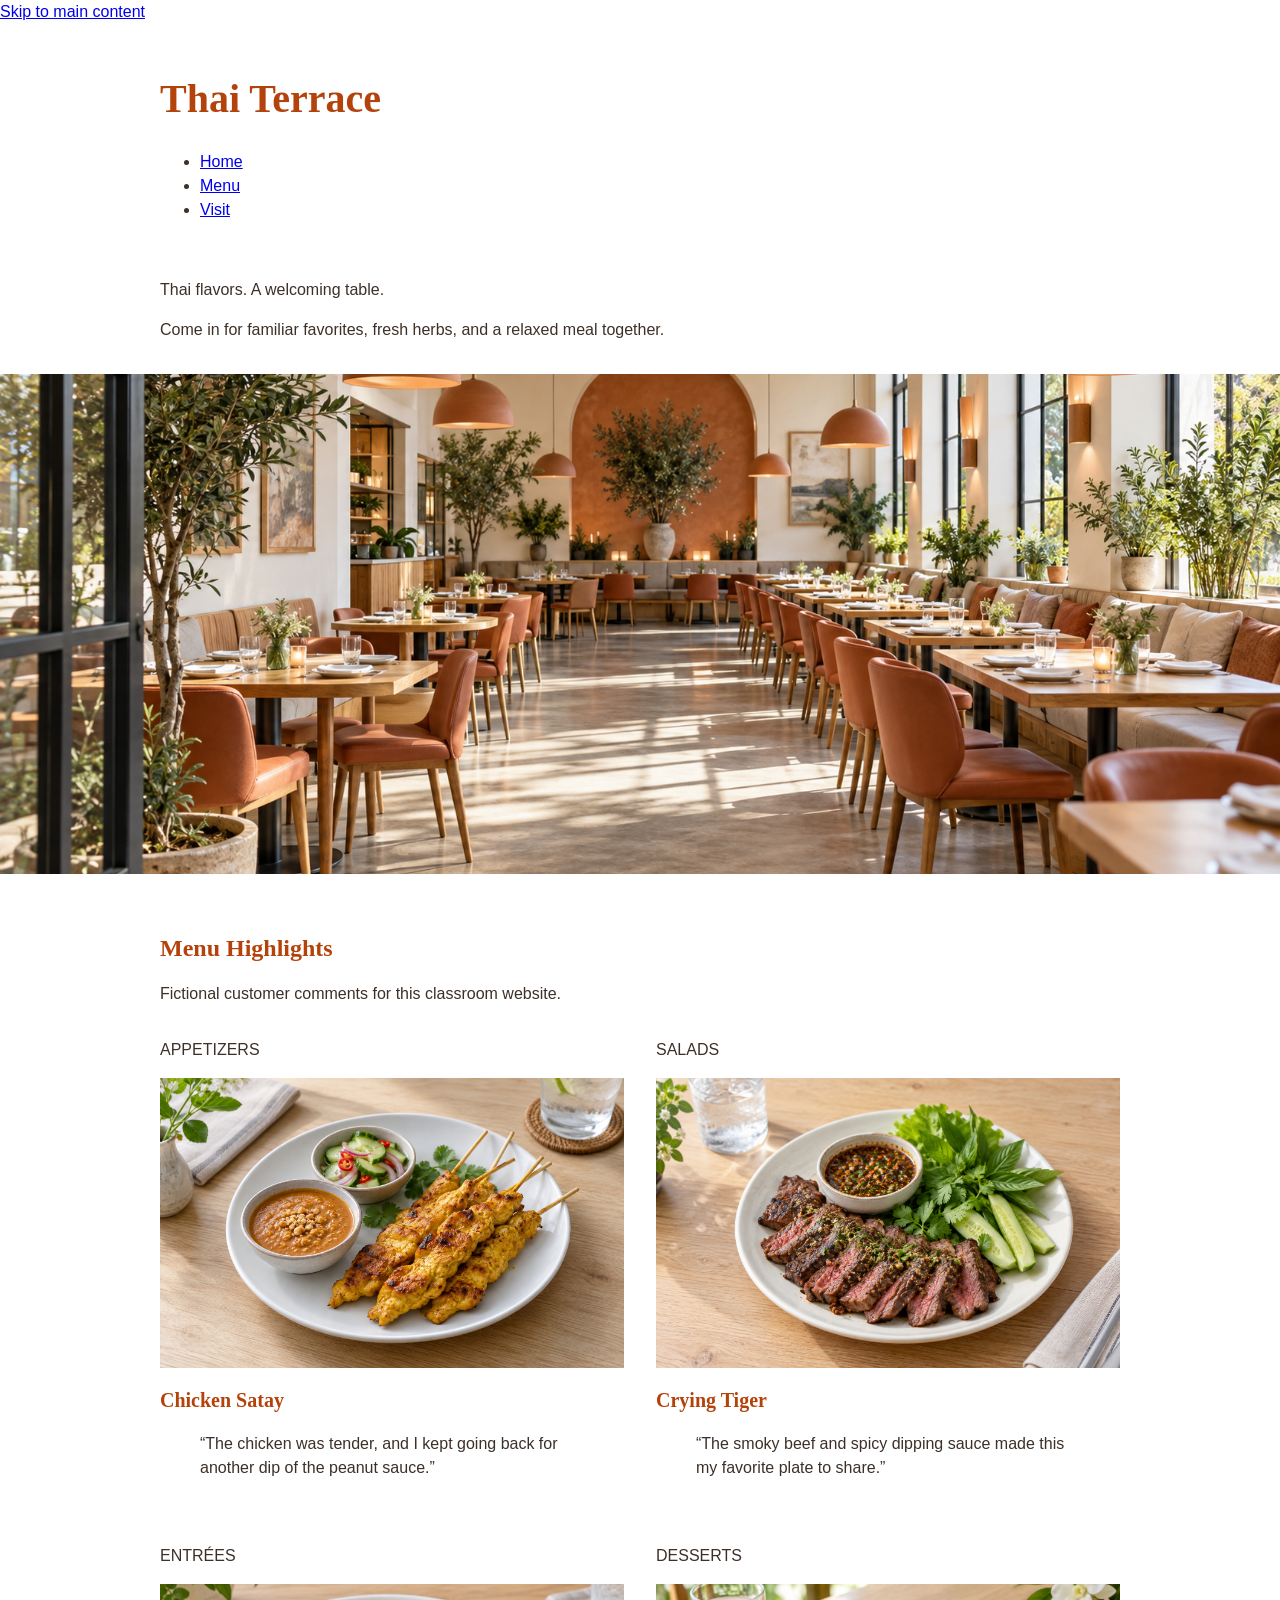
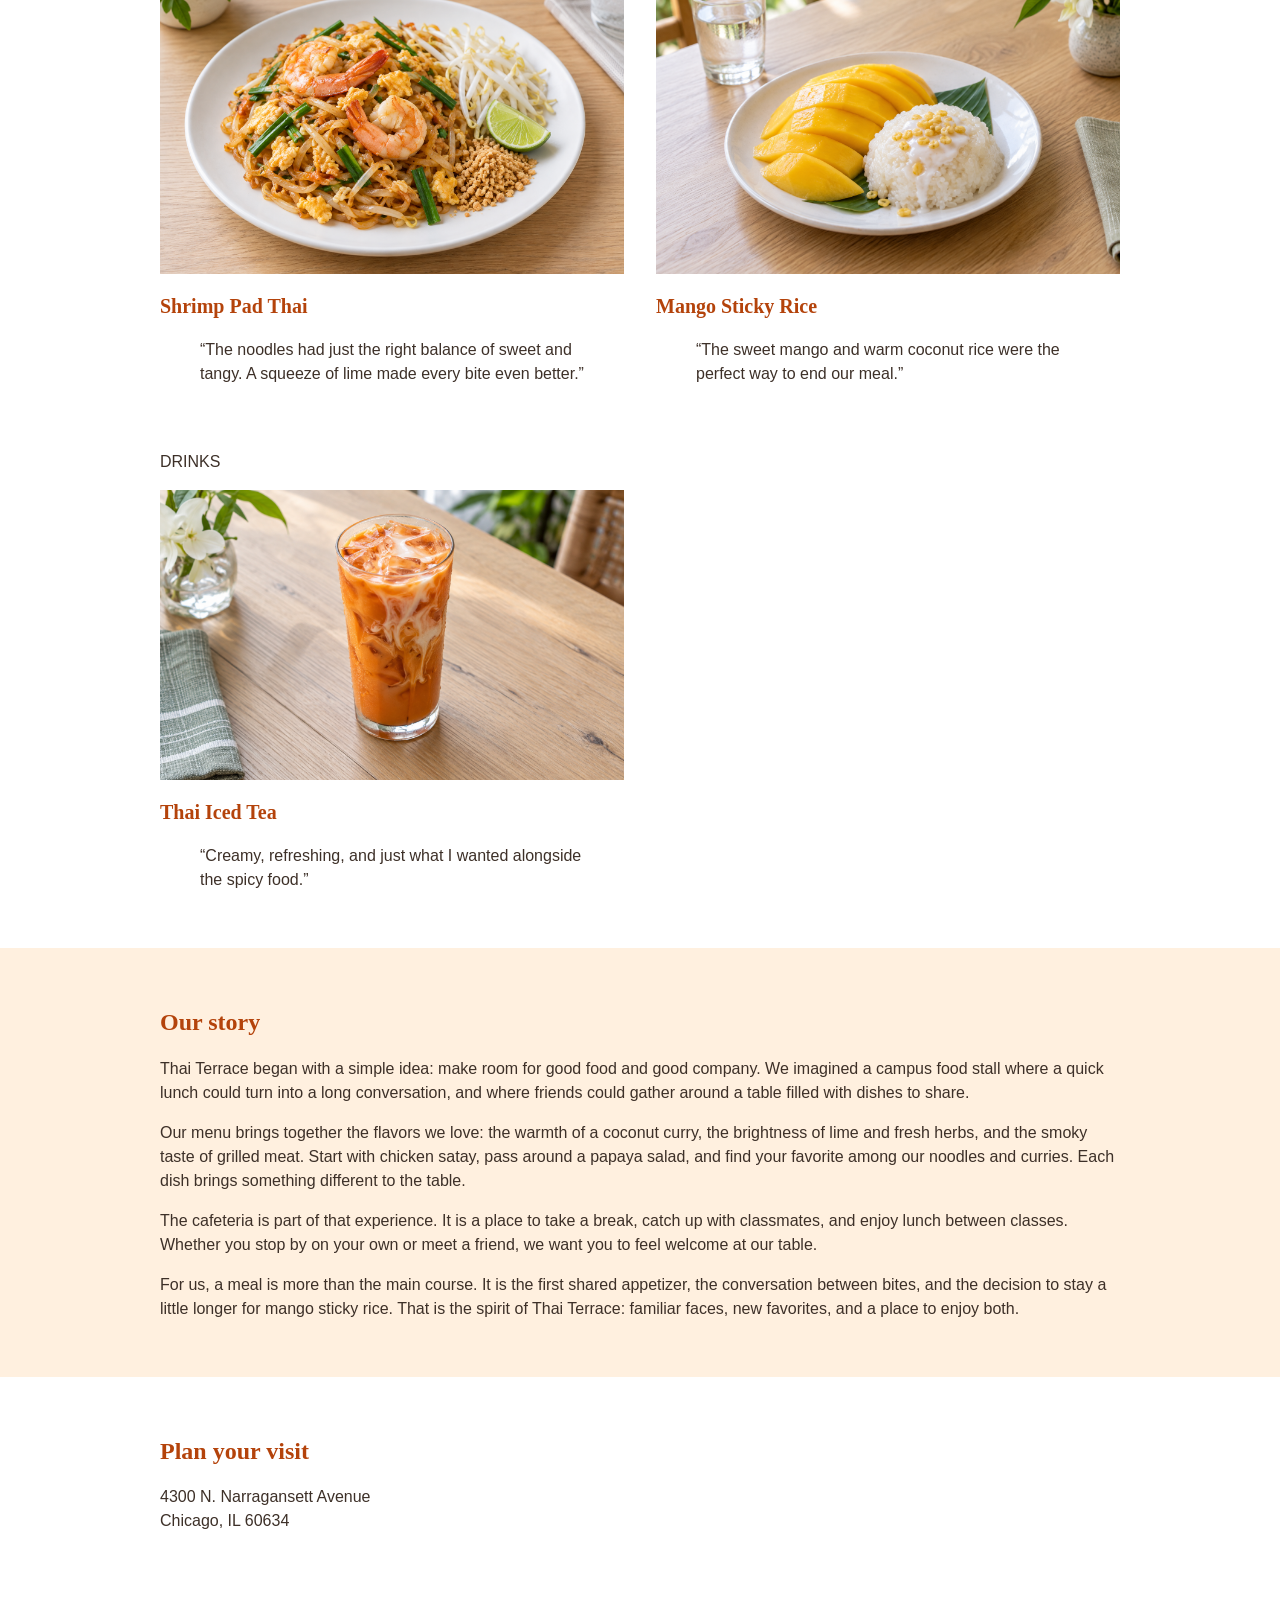
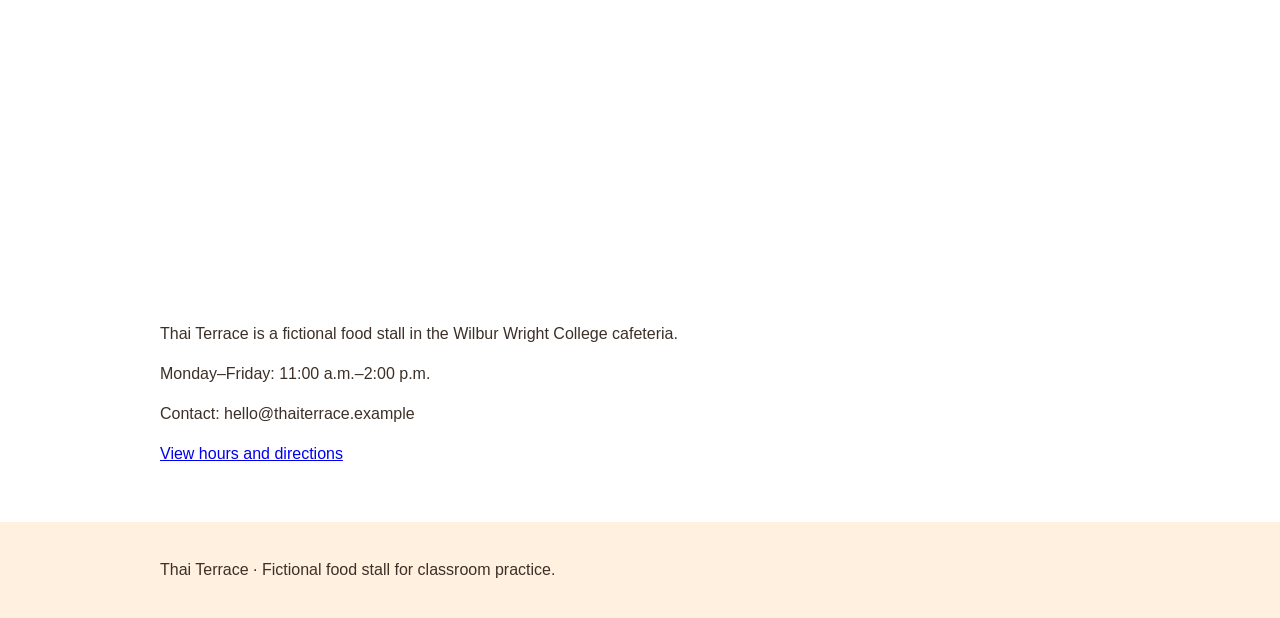
<file: demo/Demo 2-3/solution/index.html>
<!doctype html>
<html lang="en">
  <head>
    <meta charset="utf-8" />
    <title>Home | Thai Terrace</title>
    <link rel="icon" type="image/svg+xml" href="images/favicon.svg" />
    <link rel="stylesheet" href="css/style.css" />
  </head>
  <body>
    <a class="skip-link" href="#main">Skip to main content</a>
    <header class="page-header">
      <div class="container">
        <h1>Thai Terrace</h1>
        <nav aria-label="Primary">
          <ul>
            <li><a href="index.html" aria-current="page">Home</a></li>
            <li><a href="pages/menu.html">Menu</a></li>
            <li><a href="pages/visit.html">Visit</a></li>
          </ul>
        </nav>
      </div>
    </header>
    <main id="main">
      <section class="hero">
        <div class="container hero-copy">
          <p>Thai flavors. A welcoming table.</p>
          <p>
            Come in for familiar favorites, fresh herbs, and a relaxed meal
            together.
          </p>
        </div>
        <img
          class="hall-photo"
          src="images/dining-hall.png"
          width="1200"
          height="500"
          alt="A bright dining hall with wooden tables, warm pendant lights, and large windows."
        />
      </section>
      <section class="section">
        <div class="container">
          <h2>Menu Highlights</h2>
          <p>Fictional customer comments for this classroom website.</p>
          <div class="featured-row">
            <article class="featured-dish">
              <p>Appetizers</p>
              <img
                class="dish-photo"
                src="images/chicken-satay.png"
                width="464"
                height="290"
                alt="Chicken satay skewers with peanut sauce and cucumber relish."
              />
              <h3>Chicken Satay</h3>
              <blockquote>
                <p>
                  “The chicken was tender, and I kept going back for another dip
                  of the peanut sauce.”
                </p>
              </blockquote>
            </article>
            <article class="featured-dish">
              <p>Salads</p>
              <img
                class="dish-photo"
                src="images/crying-tiger.png"
                width="464"
                height="290"
                alt="Sliced grilled beef with toasted-rice chili dipping sauce and fresh vegetables."
              />
              <h3>Crying Tiger</h3>
              <blockquote>
                <p>
                  “The smoky beef and spicy dipping sauce made this my favorite
                  plate to share.”
                </p>
              </blockquote>
            </article>
            <article class="featured-dish">
              <p>Entrées</p>
              <img
                class="dish-photo"
                src="images/pad-thai.png"
                width="464"
                height="290"
                alt="Shrimp pad Thai with peanuts, bean sprouts, and lime."
              />
              <h3>Shrimp Pad Thai</h3>
              <blockquote>
                <p>
                  “The noodles had just the right balance of sweet and tangy. A
                  squeeze of lime made every bite even better.”
                </p>
              </blockquote>
            </article>
            <article class="featured-dish">
              <p>Desserts</p>
              <img
                class="dish-photo"
                src="images/mango-sticky-rice.png"
                width="464"
                height="290"
                alt="Ripe mango beside coconut sticky rice."
              />
              <h3>Mango Sticky Rice</h3>
              <blockquote>
                <p>
                  “The sweet mango and warm coconut rice were the perfect way to
                  end our meal.”
                </p>
              </blockquote>
            </article>
            <article class="featured-dish">
              <p>Drinks</p>
              <img
                class="dish-photo"
                src="images/thai-iced-tea.png"
                width="464"
                height="290"
                alt="A glass of orange Thai iced tea with milk and ice."
              />
              <h3>Thai Iced Tea</h3>
              <blockquote>
                <p>
                  “Creamy, refreshing, and just what I wanted alongside the
                  spicy food.”
                </p>
              </blockquote>
            </article>
          </div>
        </div>
      </section>
      <section class="section story">
        <div class="container">
          <h2>Our story</h2>
          <p>
            Thai Terrace began with a simple idea: make room for good food and
            good company. We imagined a campus food stall where a quick
            lunch could turn into a long conversation, and where friends could
            gather around a table filled with dishes to share.
          </p>
          <p>
            Our menu brings together the flavors we love: the warmth of a
            coconut curry, the brightness of lime and fresh herbs, and the smoky
            taste of grilled meat. Start with chicken satay, pass around a
            papaya salad, and find your favorite among our noodles and curries.
            Each dish brings something different to the table.
          </p>
          <p>
            The cafeteria is part of that experience. It is a place to take a break, catch up with classmates, and enjoy lunch between classes. Whether you stop by on your own or meet a friend, we want you to feel welcome at our table.
          </p>
          <p>
            For us, a meal is more than the main course. It is the first shared
            appetizer, the conversation between bites, and the decision to stay
            a little longer for mango sticky rice. That is the spirit of Thai
            Terrace: familiar faces, new favorites, and a place to enjoy both.
          </p>
        </div>
      </section>
      <section class="section">
        <div class="container">
          <h2>Plan your visit</h2>
          <p>4300 N. Narragansett Avenue<br />Chicago, IL 60634</p>
          <iframe
            title="Google Map: Wilbur Wright College"
            src="https://www.google.com/maps?q=Wilbur+Wright+College+4300+N+Narragansett+Ave+Chicago+IL+60634&output=embed"
            width="960"
            height="350"
            style="border: 0;"
            loading="lazy"
            referrerpolicy="no-referrer-when-downgrade"
            allowfullscreen
          ></iframe>
          <p>
            Thai Terrace is a fictional food stall in the Wilbur Wright College cafeteria.
          </p>
          <p>Monday–Friday: 11:00 a.m.–2:00 p.m.</p>
          <p>Contact: hello@thaiterrace.example</p>
          <p><a href="pages/visit.html#hours">View hours and directions</a></p>
        </div>
      </section>
    </main>
    <footer>
      <div class="container">
        <p>Thai Terrace · Fictional food stall for classroom practice.</p>
      </div>
    </footer>
  </body>
</html>
</file>
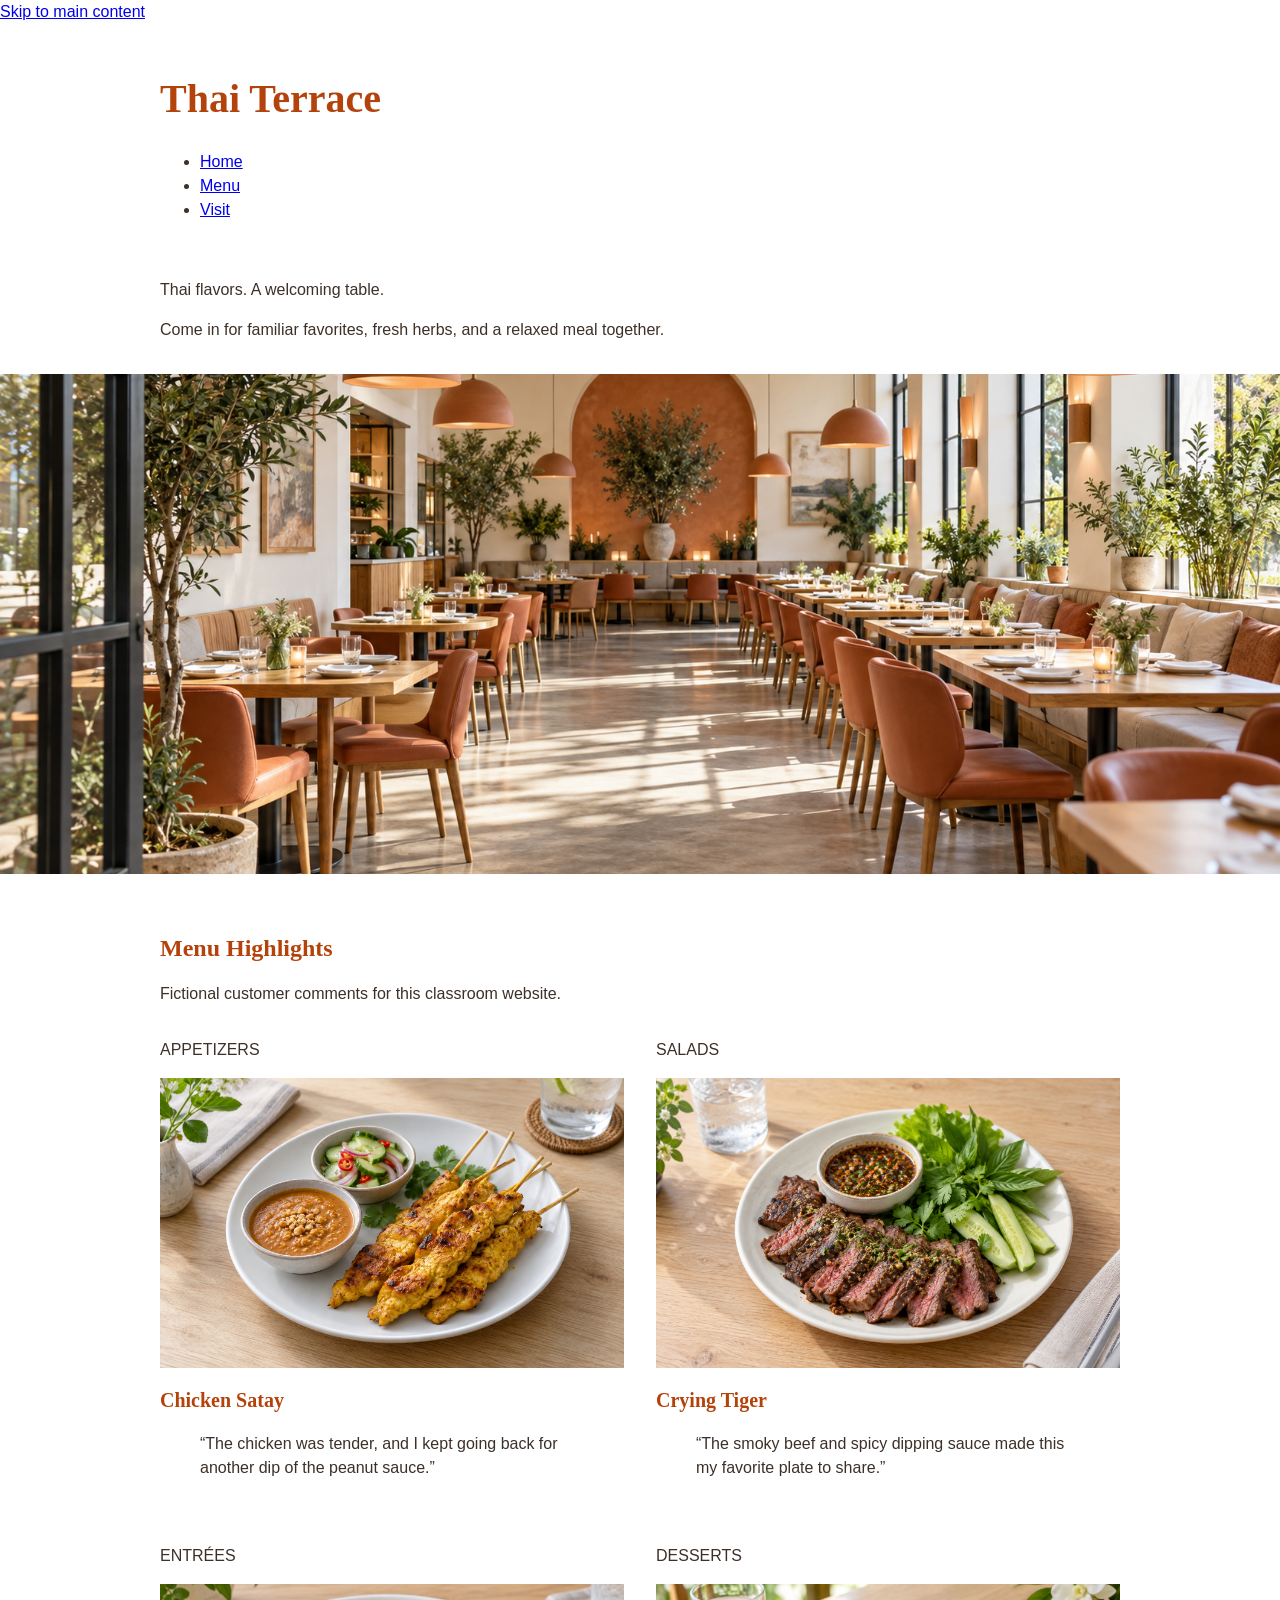
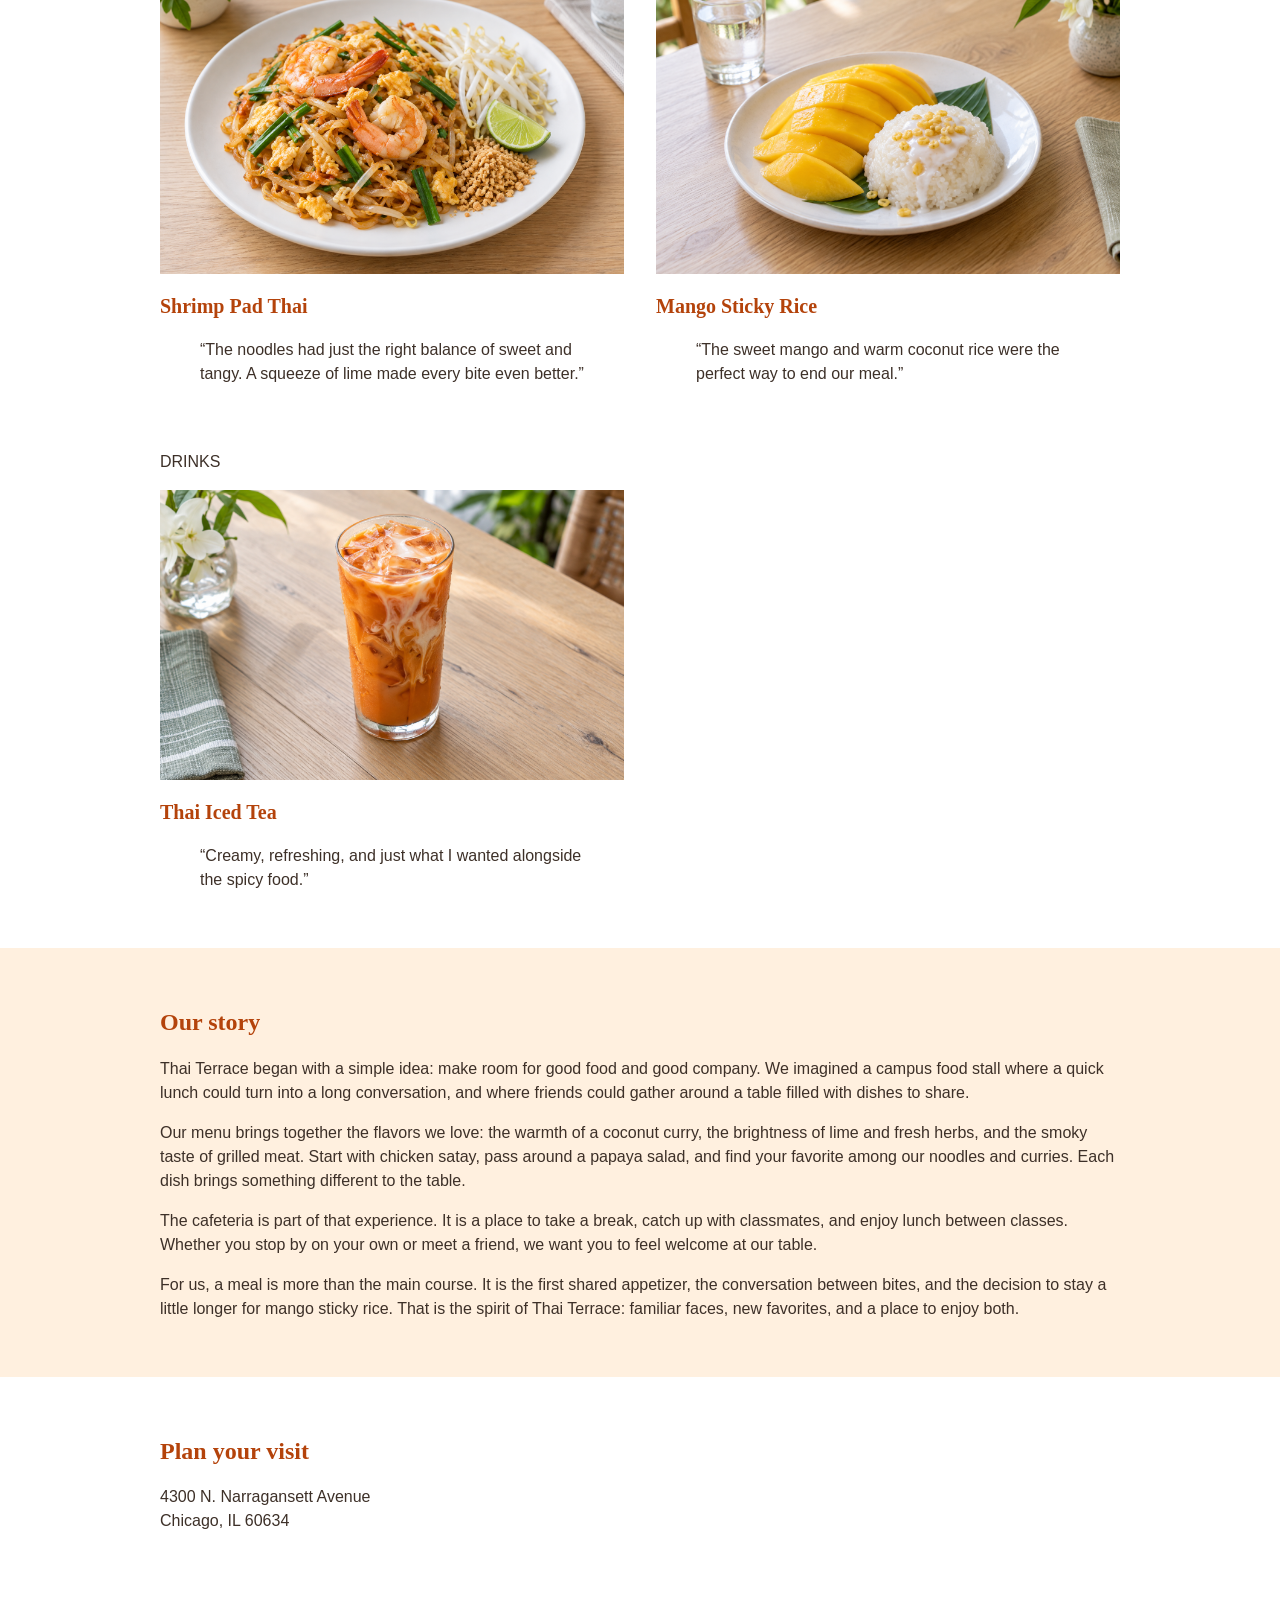
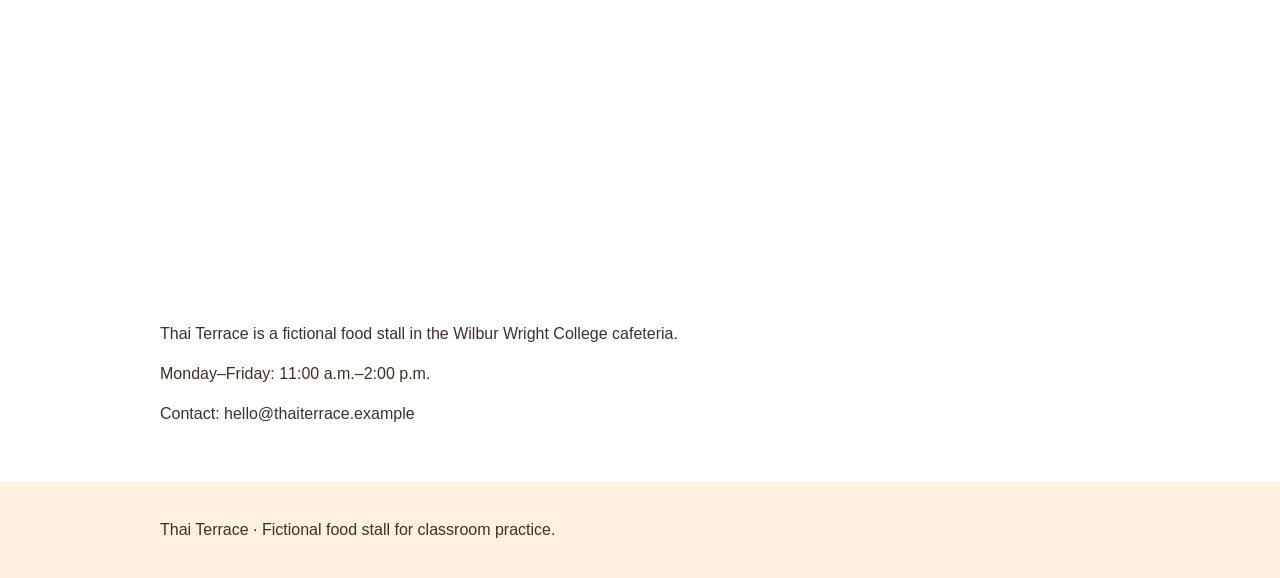
<file: demo/Demo 2-3/student/index.html>
<!doctype html>
<html lang="en">
  <head>
    <meta charset="utf-8" />
    <title>Home | Thai Terrace</title>
    <link rel="icon" type="image/svg+xml" href="images/favicon.svg" />
    <link rel="stylesheet" href="css/style.css" />
  </head>
  <body>
    <a href="#main">Skip to main content</a>
      <header class="page-header">
      <div class="container">
        <h1>Thai Terrace</h1>
        <ul>
          <li><a href="index.html">Home</a></li>
          <li><a href="pages/menu.html">Menu</a></li>
          <li><a href="pages/visit.html">Visit</a></li>
        </ul>
        <!-- TODO 3: In the navigation you just added, put aria-current="page" on the Home link only. -->
      </div>
    </header>
    <!-- TODO 4: Add id="main" to the main element as the skip-link destination. -->
    <main>
      <section class="hero">
        <div class="container hero-copy">
          <p>Thai flavors. A welcoming table.</p>
          <p>
            Come in for familiar favorites, fresh herbs, and a relaxed meal
            together.
          </p>
        </div>
        <img
          class="hall-photo"
          src="images/dining-hall.png"
          width="1200"
          height="500"
          alt="A bright dining hall with wooden tables, warm pendant lights, and large windows."
        />
      </section>
      <section class="section">
        <div class="container">
          <h2>Menu Highlights</h2>
          <p>Fictional customer comments for this classroom website.</p>
          <div class="featured-row">
            <article class="featured-dish">
              <p>Appetizers</p>
              <img
                class="dish-photo"
                src="images/chicken-satay.png"
                width="464"
                height="290"
                alt="Chicken satay skewers with peanut sauce and cucumber relish."
              />
              <h3>Chicken Satay</h3>
              <blockquote>
                <p>
                  “The chicken was tender, and I kept going back for another dip
                  of the peanut sauce.”
                </p>
              </blockquote>
            </article>
            <article class="featured-dish">
              <p>Salads</p>
              <img
                class="dish-photo"
                src="images/crying-tiger.png"
                width="464"
                height="290"
                alt="Sliced grilled beef with toasted-rice chili dipping sauce and fresh vegetables."
              />
              <h3>Crying Tiger</h3>
              <blockquote>
                <p>
                  “The smoky beef and spicy dipping sauce made this my favorite
                  plate to share.”
                </p>
              </blockquote>
            </article>
            <article class="featured-dish">
              <p>Entrées</p>
              <img
                class="dish-photo"
                src="images/pad-thai.png"
                width="464"
                height="290"
                alt="Shrimp pad Thai with peanuts, bean sprouts, and lime."
              />
              <h3>Shrimp Pad Thai</h3>
              <blockquote>
                <p>
                  “The noodles had just the right balance of sweet and tangy. A
                  squeeze of lime made every bite even better.”
                </p>
              </blockquote>
            </article>
            <article class="featured-dish">
              <p>Desserts</p>
              <img
                class="dish-photo"
                src="images/mango-sticky-rice.png"
                width="464"
                height="290"
                alt="Ripe mango beside coconut sticky rice."
              />
              <h3>Mango Sticky Rice</h3>
              <blockquote>
                <p>
                  “The sweet mango and warm coconut rice were the perfect way to
                  end our meal.”
                </p>
              </blockquote>
            </article>
            <article class="featured-dish">
              <p>Drinks</p>
              <img
                class="dish-photo"
                src="images/thai-iced-tea.png"
                width="464"
                height="290"
                alt="A glass of orange Thai iced tea with milk and ice."
              />
              <h3>Thai Iced Tea</h3>
              <blockquote>
                <p>
                  “Creamy, refreshing, and just what I wanted alongside the
                  spicy food.”
                </p>
              </blockquote>
            </article>
          </div>
        </div>
      </section>
      <section class="section story">
        <div class="container">
          <h2>Our story</h2>
          <p>
            Thai Terrace began with a simple idea: make room for good food and
            good company. We imagined a campus food stall where a quick
            lunch could turn into a long conversation, and where friends could
            gather around a table filled with dishes to share.
          </p>
          <p>
            Our menu brings together the flavors we love: the warmth of a
            coconut curry, the brightness of lime and fresh herbs, and the smoky
            taste of grilled meat. Start with chicken satay, pass around a
            papaya salad, and find your favorite among our noodles and curries.
            Each dish brings something different to the table.
          </p>
          <p>
            The cafeteria is part of that experience. It is a place to take a break, catch up with classmates, and enjoy lunch between classes. Whether you stop by on your own or meet a friend, we want you to feel welcome at our table.
          </p>
          <p>
            For us, a meal is more than the main course. It is the first shared
            appetizer, the conversation between bites, and the decision to stay
            a little longer for mango sticky rice. That is the spirit of Thai
            Terrace: familiar faces, new favorites, and a place to enjoy both.
          </p>
        </div>
      </section>
      <section class="section">
        <div class="container">
          <h2>Plan your visit</h2>
          <p>4300 N. Narragansett Avenue<br />Chicago, IL 60634</p>
          <iframe
            title="Google Map: Wilbur Wright College"
            src="https://www.google.com/maps?q=Wilbur+Wright+College+4300+N+Narragansett+Ave+Chicago+IL+60634&output=embed"
            width="960"
            height="350"
            style="border: 0;"
            loading="lazy"
            referrerpolicy="no-referrer-when-downgrade"
            allowfullscreen
          ></iframe>
          <p>
            Thai Terrace is a fictional food stall in the Wilbur Wright College cafeteria.
          </p>
          <p>Monday–Friday: 11:00 a.m.–2:00 p.m.</p>
          <p>Contact: hello@thaiterrace.example</p>
          <!-- TODO 5: Add a link to pages/visit.html#hours. Use clear link text. -->
        </div>
      </section>
    </main>
    <footer>
      <div class="container">
        <p>Thai Terrace · Fictional food stall for classroom practice.</p>
      </div>
    </footer>
  </body>
</html>
</file>
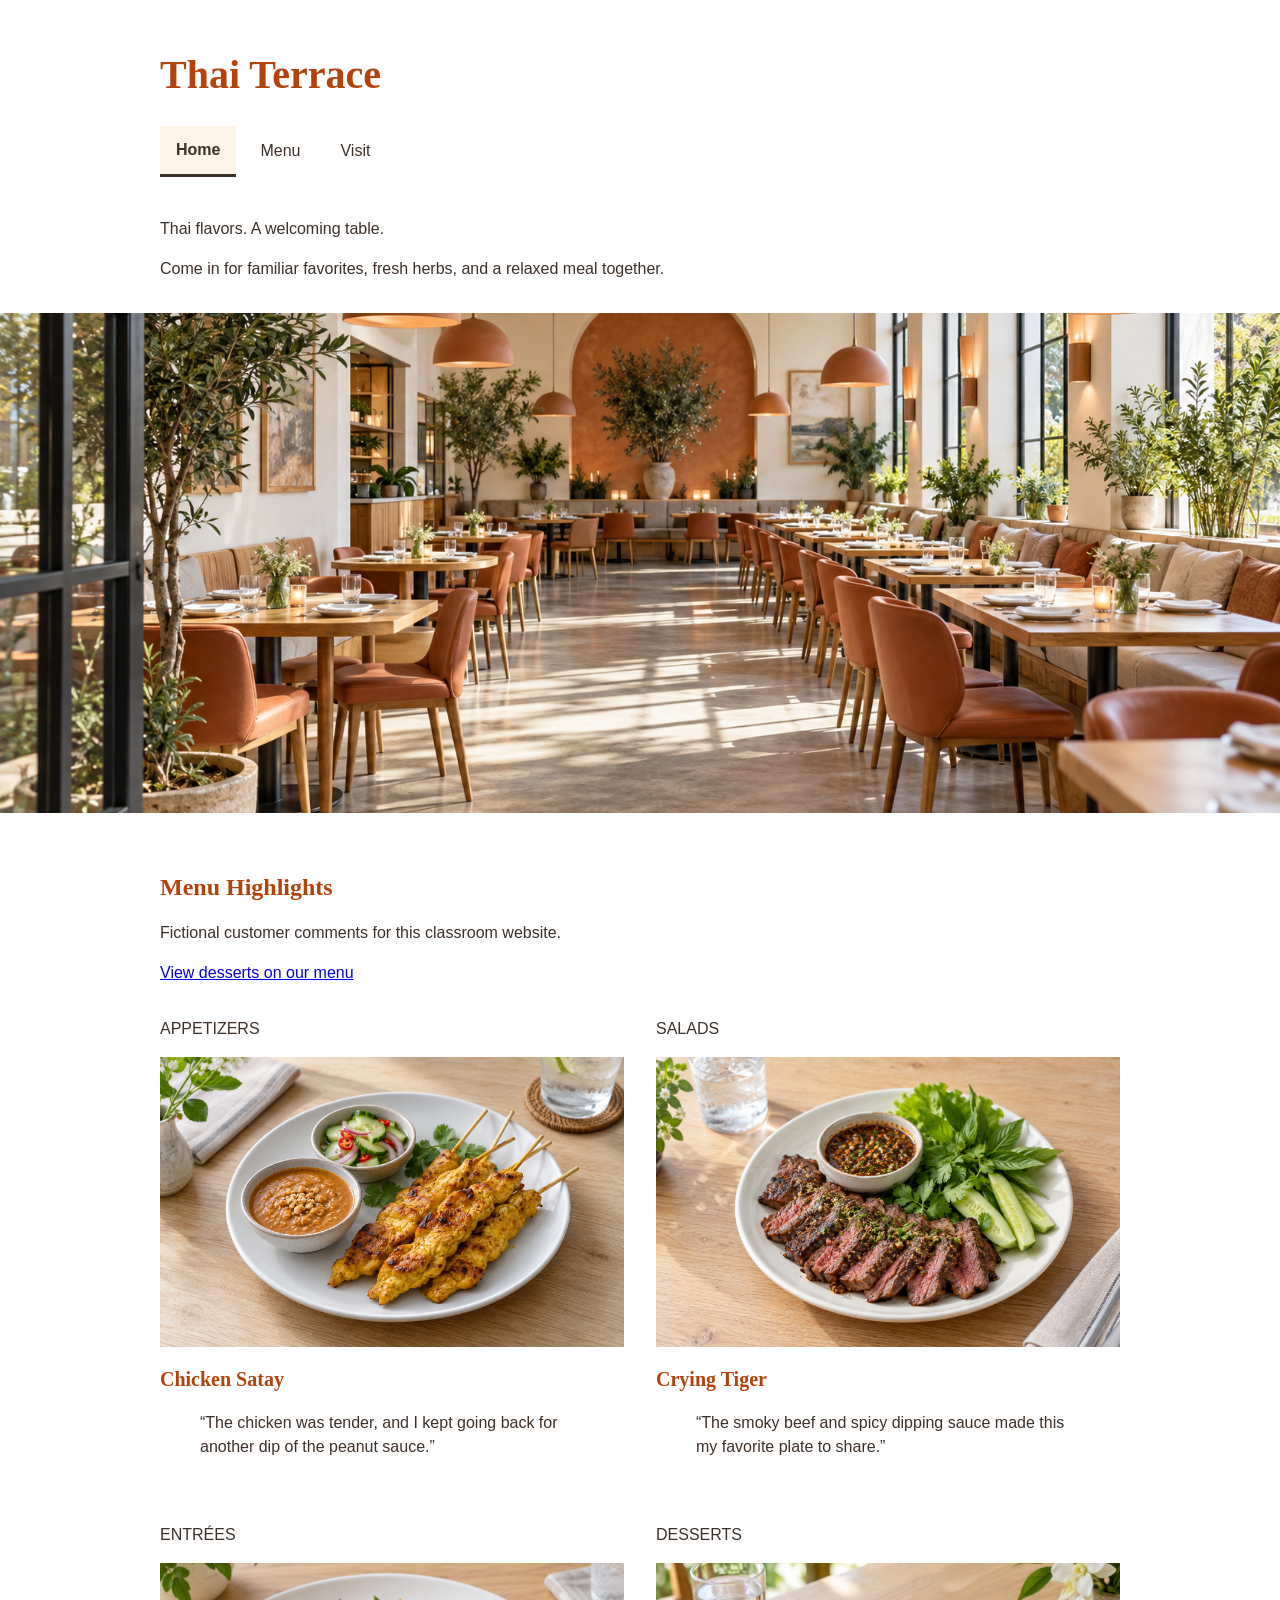
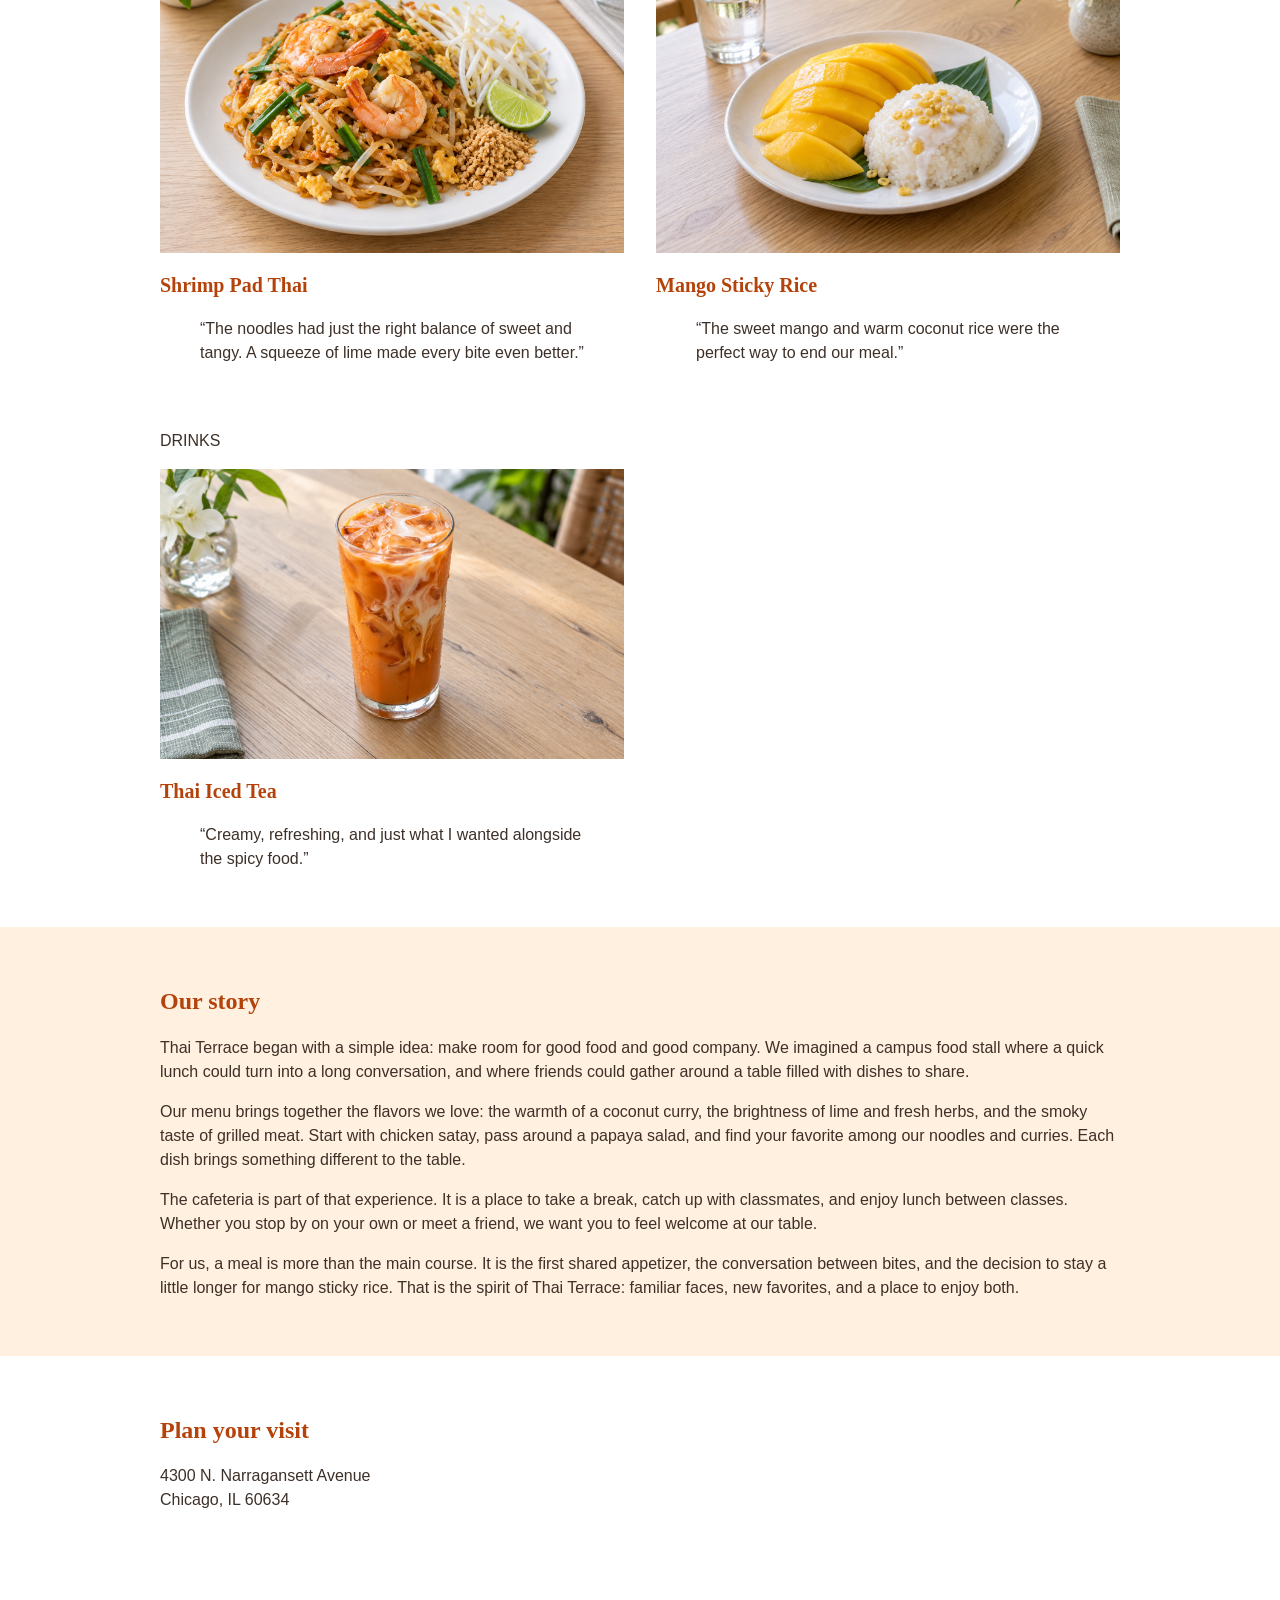
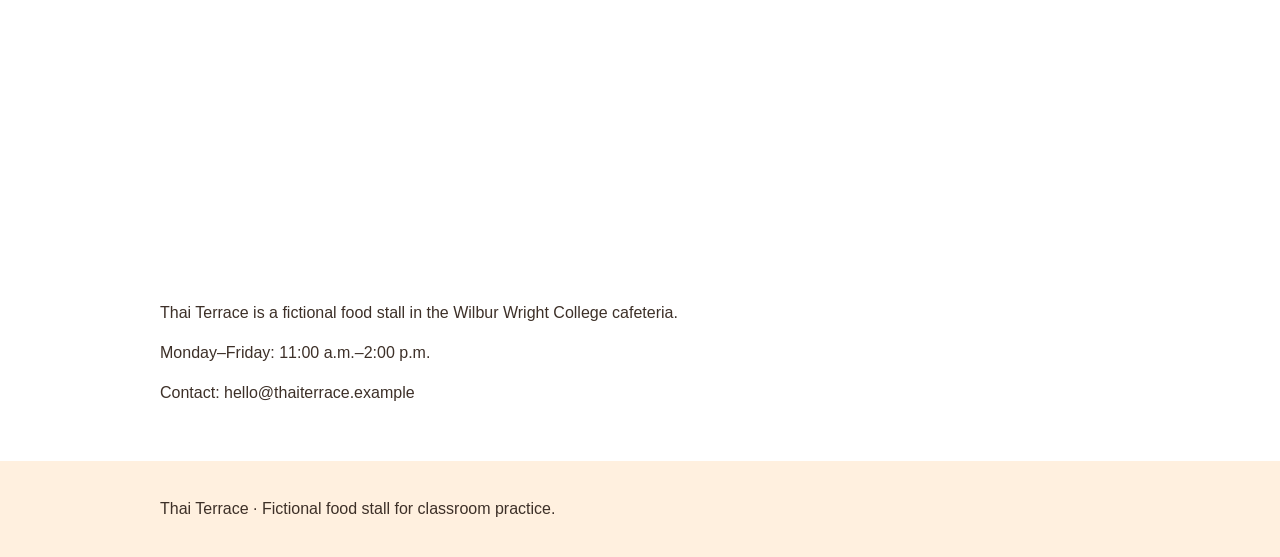
<file: demo/Demo 2-4/solution/index.html>
<!doctype html>
<html lang="en">
  <head>
    <meta charset="utf-8" />
    <title>Home | Thai Terrace</title>
    <link rel="icon" type="image/svg+xml" href="images/favicon.svg" />
    <link rel="stylesheet" href="css/style.css" />
  </head>
  <body>
    <a class="skip-link" href="#main">Skip to main content</a>
    <header class="page-header">
      <div class="container">
        <h1>Thai Terrace</h1>
        <nav aria-label="Primary">
          <ul class="nav-list">
            <li><a href="index.html" aria-current="page">Home</a></li>
            <li><a href="pages/menu.html">Menu</a></li>
            <li><a href="pages/visit.html">Visit</a></li>
          </ul>
        </nav>
      </div>
    </header>
    <main id="main">
      <section class="hero">
        <div class="container hero-copy">
          <p>Thai flavors. A welcoming table.</p>
          <p>
            Come in for familiar favorites, fresh herbs, and a relaxed meal
            together.
          </p>
        </div>
        <img
          class="hall-photo"
          src="images/dining-hall.png"
          width="1200"
          height="500"
          alt="A bright dining hall with wooden tables, warm pendant lights, and large windows."
        />
      </section>
      <section class="section">
        <div class="container">
          <h2>Menu Highlights</h2>
          <p>Fictional customer comments for this classroom website.</p>
          <p><a href="pages/menu.html#desserts">View desserts on our menu</a></p>
          <div class="featured-row">
            <article class="featured-dish">
              <p>Appetizers</p>
              <img
                class="dish-photo"
                src="images/chicken-satay.png"
                width="464"
                height="290"
                alt="Chicken satay skewers with peanut sauce and cucumber relish."
              />
              <h3>Chicken Satay</h3>
              <blockquote>
                <p>
                  “The chicken was tender, and I kept going back for another dip
                  of the peanut sauce.”
                </p>
              </blockquote>
            </article>
            <article class="featured-dish">
              <p>Salads</p>
              <img
                class="dish-photo"
                src="images/crying-tiger.png"
                width="464"
                height="290"
                alt="Sliced grilled beef with toasted-rice chili dipping sauce and fresh vegetables."
              />
              <h3>Crying Tiger</h3>
              <blockquote>
                <p>
                  “The smoky beef and spicy dipping sauce made this my favorite
                  plate to share.”
                </p>
              </blockquote>
            </article>
            <article class="featured-dish">
              <p>Entrées</p>
              <img
                class="dish-photo"
                src="images/pad-thai.png"
                width="464"
                height="290"
                alt="Shrimp pad Thai with peanuts, bean sprouts, and lime."
              />
              <h3>Shrimp Pad Thai</h3>
              <blockquote>
                <p>
                  “The noodles had just the right balance of sweet and tangy. A
                  squeeze of lime made every bite even better.”
                </p>
              </blockquote>
            </article>
            <article class="featured-dish">
              <p>Desserts</p>
              <img
                class="dish-photo"
                src="images/mango-sticky-rice.png"
                width="464"
                height="290"
                alt="Ripe mango beside coconut sticky rice."
              />
              <h3>Mango Sticky Rice</h3>
              <blockquote>
                <p>
                  “The sweet mango and warm coconut rice were the perfect way to
                  end our meal.”
                </p>
              </blockquote>
            </article>
            <article class="featured-dish">
              <p>Drinks</p>
              <img
                class="dish-photo"
                src="images/thai-iced-tea.png"
                width="464"
                height="290"
                alt="A glass of orange Thai iced tea with milk and ice."
              />
              <h3>Thai Iced Tea</h3>
              <blockquote>
                <p>
                  “Creamy, refreshing, and just what I wanted alongside the
                  spicy food.”
                </p>
              </blockquote>
            </article>
          </div>
        </div>
      </section>
      <section class="section story">
        <div class="container">
          <h2>Our story</h2>
          <p>
            Thai Terrace began with a simple idea: make room for good food and
            good company. We imagined a campus food stall where a quick
            lunch could turn into a long conversation, and where friends could
            gather around a table filled with dishes to share.
          </p>
          <p>
            Our menu brings together the flavors we love: the warmth of a
            coconut curry, the brightness of lime and fresh herbs, and the smoky
            taste of grilled meat. Start with chicken satay, pass around a
            papaya salad, and find your favorite among our noodles and curries.
            Each dish brings something different to the table.
          </p>
          <p>
            The cafeteria is part of that experience. It is a place to take a break, catch up with classmates, and enjoy lunch between classes. Whether you stop by on your own or meet a friend, we want you to feel welcome at our table.
          </p>
          <p>
            For us, a meal is more than the main course. It is the first shared
            appetizer, the conversation between bites, and the decision to stay
            a little longer for mango sticky rice. That is the spirit of Thai
            Terrace: familiar faces, new favorites, and a place to enjoy both.
          </p>
        </div>
      </section>
      <section class="section">
        <div class="container">
          <h2>Plan your visit</h2>
          <p>4300 N. Narragansett Avenue<br />Chicago, IL 60634</p>
          <iframe
            title="Google Map: Wilbur Wright College"
            src="https://www.google.com/maps?q=Wilbur+Wright+College+4300+N+Narragansett+Ave+Chicago+IL+60634&output=embed"
            width="960"
            height="350"
            style="border: 0;"
            loading="lazy"
            referrerpolicy="no-referrer-when-downgrade"
            allowfullscreen
          ></iframe>
          <p>
            Thai Terrace is a fictional food stall in the Wilbur Wright College cafeteria.
          </p>
          <p>Monday–Friday: 11:00 a.m.–2:00 p.m.</p>
          <p>Contact: hello@thaiterrace.example</p>
        </div>
      </section>
    </main>
    <footer>
      <div class="container">
        <p>Thai Terrace · Fictional food stall for classroom practice.</p>
      </div>
    </footer>
  </body>
</html>
</file>
<file: lab1-2/css/styles.css>
body {
  font-family: Arial, Helvetica, sans-serif;
  margin: 0;
  padding: 0;
  background-color: #f4f8fb;
  color: #333;
}

header {
  background-color: #0b3d91;
  color: white;
  padding: 20px;
  text-align: center;
}

header h1 {
  margin: 0;
  font-size: 36px;
}

nav {
  margin-top: 15px;
}

nav a {
  color: white;
  text-decoration: none;
  margin: 0 15px;
  font-weight: bold;
  font-size: 18px;
}

nav a:hover {
  text-decoration: underline;
}

main {
  max-width: 900px;
  margin: 40px auto;
  padding: 20px;
  background: white;
  border-radius: 8px;
}

h2 {
  color: #0b3d91;
}

p {
  font-size: 18px;
  line-height: 1.7;
}

img {
  display: block;
  margin: 30px auto;
  max-width: 100%;
  height: auto;
  border-radius: 8px;
}
</file>
<file: css/style.css>
/* ==========================================
   Lab 1-4: CSS Foundations (Do not Modify)
   ========================================== */
body {
    background-color: #FCFCFC;
    color: #4A4A4A;
    font-family: Verdana, Arial, sans-serif;
    font-size: 15px;
    padding-left: 40px;
    padding-right: 40px;
}

h1, h2 {
    font-family: Georgia, "Times New Roman", serif;
}

h1 {
    color: #1A1A1A;
    font-size: 52px;
    letter-spacing: 2px;
    text-shadow: 1px 1px 2px #D5D5D5;
}

h2 {
    color: #0097A7;
    font-size: 28px;
}

img {
    width: 380px;
    border: 2px solid #0097A7;
    margin: 20px 0;
}

table {
    border-collapse: collapse;
    margin-bottom: 50px;

}

th, td {
    border: 1px solid #2e8b57;
    padding: 8px;
}

th {
    background-color: #d9f3f5;
    color: #0097A7;
}

form {
    margin-top: 35px;
}

input, select, textarea {
    border: 1px solid #2e8b57;
    padding: 5px;
    margin-top: 5px;
    margin-bottom: 10px;
    font-family: Verdana, Arial, sans-serif;
    font-size: 12px;
}

input[type="radio"] {
    margin-top: 12px;
    margin-right: 24px;
}

button {
    background-color: #0097A7;
    color: white;
    border: none;
    padding-bottom: 8px;
    padding-top: 8px;
    padding-left: 16px;
    padding-right: 16px;
}
</file>
<file: lab2-1/css/style.css>
/* CIS181 Applied Lab 2-1 — Lessons 2-1 and 2-2 */

/* ==========================================
   Lab 1-4: CSS Foundations (Do not Modify)
   ========================================== */
body {
    background-color: #FCFCFC;
    color: #4A4A4A;
    font-family: Verdana, Arial, sans-serif;
    font-size: 15px;
    padding-left: 40px;
    padding-right: 40px;
}

h1,
h2 {
    font-family: Georgia, "Times New Roman", serif;
}

h1 {
    color: #1A1A1A;
    font-size: 52px;
    letter-spacing: 2px;
    text-shadow: 1px 1px 2px #D5D5D5;
}

h2 {
    color: #0097A7;
    font-size: 28px;
}

img {
    width: 380px;
    border: 2px solid #0097A7;
    margin: 20px 0;
}

/* ==========================================
   Lab 1-5: Tables and Forms - Start Here!
   ========================================== */

/* Table Styling */

table {
    border-collapse: collapse;
    margin-bottom: 50px;
}

th {
    border: 1px solid #2E8B57;
    background-color: #D9F3F5;
    color: #0097A7;
    padding: 8px;
    text-align: left;
}

td {
    border: 1px solid #2E8B57;
    padding: 8px;
}


/* Form Styling */

form {
    margin-top: 35px;
}



input,
select,
textarea {
    border: 1px solid #2E8B57;
    padding: 5px;
    margin-top: 5px;
    margin-bottom: 10px;
    font-family: Verdana, Arial, sans-serif;
    font-size: 12px;
}

input[type="radio"] {
    margin-top: 12px;
}

input[type="radio"] + label {
    margin-right: 24px;
}

input[type="submit"] {
    background-color: #0097A7;
    color: white;
    border: none;
    padding: 8px 16px;
}

.page-wrapper {
    max-width: 0 auto;
    margin: 0 auto;
    padding: 1em 2em;
}

header, footer {
    background-color: lightblue;
}

.content {
    max-width: 65ch;
}
.survey-content {
    max-width: 65ch;
}

a:link {
  color: #0066cc;
}

a:visited {
  color: #551a8b;
}

a:hover {
  color: #002266;
}

a:focus {
  text-decoration: underline;
}

a:active {
  color: blue;
}

.clear {
    clear: both;
}
</file>
<file: lab2-3/css/style.css>
/* CIS181 Applied Lab 2-3 — Lessons 2-3 and 2-4 */

/* ==========================================
   Lab 1-4: CSS Foundations (Do not Modify)
   ========================================== */
body {
    background-color: #FCFCFC;
    color: #4A4A4A;
    font-family: Verdana, Arial, sans-serif;
    font-size: 15px;
    padding-left: 40px;
    padding-right: 40px;
}

h1,
h2 {
    font-family: Georgia, "Times New Roman", serif;
}

h1 {
    color: #1A1A1A;
    font-size: 52px;
    letter-spacing: 2px;
    text-shadow: 1px 1px 2px #D5D5D5;
}

h2 {
    color: #0097A7;
    font-size: 28px;
}

img {
    width: 380px;
    border: 2px solid #0097A7;
    margin: 20px 0;
}

/* ==========================================
   Lab 1-5: Tables and Forms - Start Here!
   ========================================== */

/* Table Styling */

table {
    border-collapse: collapse;
    margin-bottom: 50px;
}

th {
    border: 1px solid #2E8B57;
    background-color: #D9F3F5;
    color: #0097A7;
    padding: 8px;
    text-align: left;
}

td {
    border: 1px solid #2E8B57;
    padding: 8px;
}


/* Form Styling */

form {
    margin-top: 35px;
}



input,
select,
textarea {
    border: 1px solid #2E8B57;
    padding: 5px;
    margin-top: 5px;
    margin-bottom: 10px;
    font-family: Verdana, Arial, sans-serif;
    font-size: 12px;
}

input[type="radio"] {
    margin-top: 12px;
}

input[type="radio"] + label {
    margin-right: 24px;
}

input[type="submit"] {
    background-color: #0097A7;
    color: white;
    border: none;
    padding: 8px 16px;
}


/* ==========================================
   Lab 2-1: Shared Earth Explorer Layout
   ========================================== */
body {
    background: #eaf4f4;
    margin: 0;
    padding: 0;
}

.page-wrapper {
    width: 1105px;
    max-width: 100%;
    margin: 0 auto;
    padding: 1em 2em;
}

header,
footer {
    padding: 1em 2em;
    background: #d9f3f5;
}

header { border-bottom: 4px solid #0097a7; }
footer { clear: both; margin-top: 2em; border-top: 2px solid #2e8b57; }
.content,
.survey-content { padding: 1em 0; }
.content { min-height: 420px; }

a:link { color: #006d77; }
a:visited { color: #5b4b8a; }
a:hover { color: #c85a17; }
a:active { color: #b03a2e; }
a:focus { outline: 3px solid #f4a261; text-decoration: underline; }

#earth-image {
    float: right;
    margin: 0 0 1em 2em;
}
.clear { clear: right; }


/* ==========================================
   Lab 2-3: Layout
   ========================================== */

nav[aria-label="Primary"]  {
    list-style-type: none;
    padding: 1rem;
    margin: 1rem;
}

nav[aria-label="Primary"] ul li {
    list-style-type: none;
    float: left;
}

nav[aria-label="Primary"]:hover {
  color: #ffffff;
}

nav[aria-label="Primary"]:focus { 
    outline: 3px solid #f4a261; text-decoration: underline; 
}

.sidebar {
    float: right;
    margin: 0 0 1em 2em;
}

nav:hover { color: #c85a17; }
nav:active { color: #b03a2e; }
nav:focus { outline: 3px solid #f4a261; text-decoration: underline; }


.sidebar{
    width: 100%;
    padding: 2em;
}

.sidebar h3 {
    font-size: 20px;
}

.wrapper {
    border-bottom: #006d77;
    padding: 2em;
    margin-bottom: 2em;
    text-transform: uppercase;
}

.page-wrapper {
    width: 100%;
}
</file>
<file: lab2-5/css/style.css>
/* CIS181 Applied Lab 2-5 — Lessons 2-5 and 2-6 */

/* ==========================================
   Lab 1-4: CSS Foundations (Do not Modify)
   ========================================== */
body {
    background-color: #FCFCFC;
    color: #4A4A4A;
    font-family: Verdana, Arial, sans-serif;
    font-size: 15px;
    padding-left: 40px;
    padding-right: 40px;
}

h1,
h2 {
    font-family: Georgia, "Times New Roman", serif;
}

h1 {
    color: #1A1A1A;
    font-size: 52px;
    letter-spacing: 2px;
    text-shadow: 1px 1px 2px #D5D5D5;
}

h2 {
    color: #0097A7;
    font-size: 28px;
}

img {
    width: 380px;
    border: 2px solid #0097A7;
    margin: 20px 0;
}

/* ==========================================
   Lab 1-5: Tables and Forms - Start Here!
   ========================================== */

/* Table Styling */

table {
    border-collapse: collapse;
    margin-bottom: 50px;
}

th {
    border: 1px solid #2E8B57;
    background-color: #D9F3F5;
    color: #0097A7;
    padding: 8px;
    text-align: left;
}

td {
    border: 1px solid #2E8B57;
    padding: 8px;
}


/* Form Styling */

form {
    margin-top: 35px;
}



input,
select,
textarea {
    border: 1px solid #2E8B57;
    padding: 5px;
    margin-top: 5px;
    margin-bottom: 10px;
    font-family: Verdana, Arial, sans-serif;
    font-size: 12px;
}

input[type="radio"] {
    margin-top: 12px;
}

input[type="radio"] + label {
    margin-right: 24px;
}

input[type="submit"] {
    background-color: #0097A7;
    color: white;
    border: none;
    padding: 8px 16px;
}


/* ==========================================
   Lab 2-1: Shared Earth Explorer Layout
   ========================================== */
body {
    background: #eaf4f4;
    margin: 0;
    padding: 0;
}

.page-wrapper {
    width: 1105px;
    max-width: 100%;
    margin: 0 auto;
    padding: 1em 2em;
}

header,
footer {
    padding: 1em 2em;
    background: #d9f3f5;
}

header { border-bottom: 4px solid #0097a7; }
footer { clear: both; margin-top: 2em; border-top: 2px solid #2e8b57; }
.content,
.survey-content { padding: 1em 0; }
.content { min-height: 420px; }

a:link { color: #006d77; }
a:visited { color: #5b4b8a; }
a:hover { color: #c85a17; }
a:active { color: #b03a2e; }
a:focus { outline: 3px solid #f4a261; text-decoration: underline; }

#earth-image {
    float: right;
    margin: 0 0 1em 2em;
}
.clear { clear: right; }


/* ==========================================
   Lab 2-3: Navigation and Discover Earth Sidebar
   ========================================== */
nav ul,
.sidebar ul { margin: 0; padding: 0; list-style-type: none; }
nav li { display: inline-block; margin-right: 0.5em; }
nav a { display: block; padding: 0.55em 0.8em; background: #006d77; color: #ffffff; text-decoration: none; }
nav a:hover,
nav a:focus { background: #c85a17; color: #ffffff; }

.content { float: left; width: 730px; }
.sidebar { float: right; width: 330px; padding: 1em; background: #f4f9f5; }
.wrapper { width: 100%; }
.sidebar h3 { margin: 0 0 0.5em; padding-bottom: 0.35em; border-bottom: 2px solid #2e8b57; font-size: 20px; text-transform: uppercase; }
.sidebar li { padding: 0.5em 0; border-bottom: 1px solid #b7d6c2; }



/* Lab 2-5 */

/* 1105px ÷ 1280px = 0.8633   86.33% */
.page-wrapper {
    width: 86.33%;
    max-width: 1105px;
    margin: 0 auto;
}

/* 730px ÷ 1105px = 0.6606   66.06% */
.earth-content {
    width: 66.06%;
}

/* 330px ÷ 1105px = 0.2986   29.86% */
.sidebar {
    width: 29.86%;
}
 
/* 20px ÷ 16px = 1.25em */
body {
    font-size: 1.25em;
}

/* 52px ÷ 16px = 3.25em */
h1 {
    font-size: 3.25em;
}

/* 28px ÷ 16px = 1.75em */
h2 {
    font-size: 1.75em;
}

/* 20px ÷ 16px = 1.25em */
h3 {
    font-size: 1.25em;
}

.earth-image {
    max-width: 100%;
    height: auto;
    display: block;
}

@media (max-width: 768px) {

    .page-wrapper {
        width: 100%;
        max-width: 100%;
    }

    .earth-content,
    .sidebar {
        width: 100%;
    }

    .layout {
        padding: 0.75em;
    }

    h1 {
        font-size: 2em;
    }

    h2 {
        font-size: 1.5em;
    }

    h3 {
        font-size: 1.2em;
    }

    /* Stack content vertically */
    .container {
        display: flex;
        flex-direction: column;
    }

    /* Make navigation mobile-friendly */
    nav ul {
        display: flex;
        flex-wrap: wrap;
        gap: 0.5em;
        padding: 0;
    }

    nav li {
        list-style: none;
    }
}
</file>
<file: demo/Demo 1-4/style.css>
/* Element selector: applies to the whole page */
body {
    margin: 0;
    font-family: Arial, sans-serif;
    color: #1f2937;
    background-color: #f4f7fb;
    line-height: 1.6;
  }
  
  /* Class selector: styles the page heading area */
  .site-header {
    padding: 3rem 1.5rem;
    text-align: center;
    color: white;
    background-color: #1d4ed8;
  }
  
  .site-header h1 {
    margin: 0;
    font-size: 2.5rem;
  }
  
  .eyebrow {
    margin: 0 0 0.5rem;
    font-size: 0.85rem;
    font-weight: bold;
    letter-spacing: 0.1em;
  }
  
  .intro {
    max-width: 680px;
    margin: 1rem auto 0;
  }
  
  /* Element selector with a class selector */
  main {
    max-width: 900px;
    margin: 0 auto;
    padding: 2rem 1.5rem;
  }
  
  .lesson-section {
    margin-bottom: 2rem;
    padding: 1.5rem;
    background-color: white;
    border-radius: 12px;
    box-shadow: 0 4px 12px rgb(31 41 55 / 10%);
  }
  
  h2 {
    margin-top: 0;
    color: #1d4ed8;
  }
  
  code {
    padding: 0.15rem 0.35rem;
    border-radius: 4px;
    color: #9f1239;
    background-color: #ffe4e6;
  }
  
  /* This class changes one paragraph */
  .highlight {
    padding: 1rem;
    border-left: 5px solid #f59e0b;
    background-color: #fffbeb;
  }
  
  /* Box model: content + padding + border + margin */
  .box-model-example {
    margin-top: 1rem;
    padding: 1.25rem;
    border: 4px solid #0f766e;
    border-radius: 8px;
    color: white;
    text-align: center;
    background-color: #14b8a6;
  }
  
  /* Flexbox puts the cards in a row and adds space between them */
  .card-row {
    display: flex;
    gap: 1rem;
  }
  
  .card {
    flex: 1;
    padding: 1rem;
    border: 1px solid #bfdbfe;
    border-radius: 8px;
    background-color: #eff6ff;
  }
  
  .card h3 {
    margin-top: 0;
    color: #1e40af;
  }
  
  .demo-button {
    display: inline-block;
    padding: 0.75rem 1.1rem;
    border-radius: 6px;
    color: white;
    font-weight: bold;
    text-decoration: none;
    background-color: #1d4ed8;
  }
  
  /* Pseudo-class: changes the link when the pointer is over it */
  .demo-button:hover {
    background-color: #1e3a8a;
    transform: translateY(-2px);
  }
  
  footer {
    padding: 1rem;
    color: white;
    text-align: center;
    background-color: #1f2937;
  }
  
  /* Media query: stacks cards on smaller screens */
  @media (max-width: 650px) {
    .site-header h1 {
      font-size: 2rem;
    }
  
    .card-row {
      flex-direction: column;
    }
  }
</file>
<file: demo/Demo 2-1/css/style.css>
/* Layout only. Keep browser-default typography until Lesson 2-2. */
body {
  background: #ffffff;
  margin: 0;
}
/* Images and their dimensions are supplied; media sizing is not today's task. */
img {
  object-fit: cover;
}
/* TASK 1: Include padding and borders in each declared width. */
* {
  box-sizing: border-box;
}

/* TASK 2: Full-width bands, with a centered desktop content area. */
.container {
  width: 960px;
  margin: 0 auto;
}
.page-header {
  padding: 24px 0;
}
.hero {
  padding-top: 0;
}
.hero-copy {
  padding-bottom: 16px;
}
.hall-photo {
  display: block;
  width: 100%;
  height: 500px;
}
.section {
  padding: 40px 0;
}
.story {
  background: #fff0df;
}
footer {
  padding: 20px 0;
  background: #fff0df;
}
/* TASK 3: Five featured favorites, one per category, in fixed desktop columns. */
.featured-row {
  display: grid;
  grid-template-columns: 464px 464px;
  gap: 32px;
}
.featured-dish {
  width: 464px;
}
.dish-photo {
  display: block;
  width: 464px;
  height: 290px;
}
/* TASK 4: Stack category cards; two dish columns inside each category. */
.menu-intro {
  padding-bottom: 8px;
}
.menu-stack {
  display: grid;
  gap: 24px;
  padding-bottom: 40px;
}
.category-card {
  padding: 24px;
  border: 2px solid #d65312;
  border-radius: 0;
  background: #fff8f0;
}
.dish-grid {
  display: grid;
  grid-template-columns: 1fr 1fr;
  gap: 16px;
  align-items: stretch;
}
.menu-item {
  height: 160px;
  display: flex;
  align-items: flex-start;
  gap: 16px;
  padding: 16px;
  border: 0;
  border-radius: 12px;
  background: #ffffff;
  box-shadow: 0 3px 12px rgba(61, 48, 40, 0.12);
}
.dish-heading {
  display: flex;
  align-items: baseline;
  gap: 8px;
  flex-wrap: wrap;
}
.dish-heading h3,
.dish-heading p {
  margin: 0;
}

/* Optional photo: text fills the card when no photo is present. */
.dish-copy {
  flex: 1;
  min-width: 0;
}
.menu-photo {
  width: 104px;
  height: 104px;
  flex-shrink: 0;
  border-radius: 8px;
  object-fit: cover;
}

/* Open the original photo in a new tab; keep the thumbnail on the right. */
.dish-image-link {
  display: block;
  flex-shrink: 0;
}
.dish-image-link .menu-photo {
  display: block;
}
.dish-image-link:focus-visible {
  outline: 2px solid #d65312;
  outline-offset: 3px;
  border-radius: 8px;
}
</file>
<file: demo/Demo 2-3/solution/css/style.css>
/* ==================================================
   LESSON 2-1: LAYOUT
   Completed layout from Demo 2-1.
   ================================================== */
body {
  background: #ffffff;
  margin: 0;
}
/* Images and their dimensions are supplied; media sizing is not today's task. */
img {
  object-fit: cover;
}
/* Completed Demo 2-1: Include padding and borders in each declared width. */
* {
  box-sizing: border-box;
}

/* Completed Demo 2-1: Full-width bands, with a centered desktop content area. */
.container {
  width: 960px;
  margin: 0 auto;
}
.page-header {
  padding: 24px 0;
}
.hero {
  padding-top: 0;
}
.hero-copy {
  padding-bottom: 16px;
}
.hall-photo {
  display: block;
  width: 100%;
  height: 500px;
}
.section {
  padding: 40px 0;
}
.story {
  background: #fff0df;
}
footer {
  padding: 20px 0;
  background: #fff0df;
}


/* Completed Demo 2-1: Five featured favorites, one per category, in fixed desktop columns. */
.featured-row {
  display: grid;
  grid-template-columns: 464px 464px;
  gap: 32px;
}
.featured-dish {
  width: 464px;
}
.dish-photo {
  display: block;
  width: 464px;
  height: 290px;
}

/* Completed Demo 2-1: Stack category cards; two dish columns inside each category. */
.menu-intro {
  padding-bottom: 8px;
}
.menu-stack {
  display: grid;
  gap: 24px;
  padding-bottom: 40px;
}
.category-card {
  padding: 24px;
  border: 2px solid #d65312;
  border-radius: 0;
  background: #fff8f0;
}
.dish-grid {
  display: grid;
  grid-template-columns: 1fr 1fr;
  gap: 16px;
  align-items: stretch;
}
.menu-item {
  height: 160px;
  display: flex;
  align-items: flex-start;
  gap: 16px;
  padding: 16px;
  border: 0;
  border-radius: 12px;
  background: #ffffff;
  box-shadow: 0 3px 12px rgba(61, 48, 40, 0.12);
}
.dish-heading {
  display: flex;
  align-items: baseline;
  gap: 8px;
  flex-wrap: wrap;
}
.dish-heading h3,
.dish-heading p {
  margin: 0;
}

/* Optional photo: text fills the card when no photo is present. */
.dish-copy {
  flex: 1;
  min-width: 0;
}
.menu-photo {
  width: 104px;
  height: 104px;
  flex-shrink: 0;
  border-radius: 8px;
  object-fit: cover;
}

/* Open the original photo in a new tab; keep the thumbnail on the right. */
.dish-image-link {
  display: block;
  flex-shrink: 0;
}
.dish-image-link .menu-photo {
  display: block;
}
.dish-image-link:focus-visible {
  outline: 2px solid #d65312;
  outline-offset: 3px;
  border-radius: 8px;
}

/* ==================================================
   LESSON 2-2: TYPOGRAPHY
   New text styling added to the completed 2-1 layout.
   ================================================== */

/* Completed Demo 2-2: Body text. */
html {
  font-size: 16px;
}
body {
  font-family: Arial, Helvetica, sans-serif;
  color: #3d3028;
  line-height: 1.5;
}

/* Completed Demo 2-2: Headings. */
h1 {
  font-size: 40px;
}
h2 {
  font-size: 24px;
}
h3 {
  font-size: 20px;
}
h1, h2, h3 {
  font-family: Georgia, "Times New Roman", serif;
  color: #b4430b;
  line-height: 1.2;
}

/* Completed Demo 2-2: Category labels and prices. */
.featured-dish > p {
  text-transform: uppercase;
}
.dish-heading p {
  font-weight: bold;
}

/* Completed Demo 2-2: Room for larger text. */
.menu-item {
  height: auto;
  min-height: 160px;
}
</file>
<file: demo/Demo 2-3/student/css/style.css>
/* ==================================================
   LESSON 2-1: LAYOUT
   Completed layout from Demo 2-1.
   ================================================== */
body {
  background: #ffffff;
  margin: 0;
}
/* Images and their dimensions are supplied; media sizing is not today's task. */
img {
  object-fit: cover;
}
/* Completed Demo 2-1: Include padding and borders in each declared width. */
* {
  box-sizing: border-box;
}

/* Completed Demo 2-1: Full-width bands, with a centered desktop content area. */
.container {
  width: 960px;
  margin: 0 auto;
}
.page-header {
  padding: 24px 0;
}
.hero {
  padding-top: 0;
}
.hero-copy {
  padding-bottom: 16px;
}
.hall-photo {
  display: block;
  width: 100%;
  height: 500px;
}
.section {
  padding: 40px 0;
}
.story {
  background: #fff0df;
}
footer {
  padding: 20px 0;
  background: #fff0df;
}


/* Completed Demo 2-1: Five featured favorites, one per category, in fixed desktop columns. */
.featured-row {
  display: grid;
  grid-template-columns: 464px 464px;
  gap: 32px;
}
.featured-dish {
  width: 464px;
}
.dish-photo {
  display: block;
  width: 464px;
  height: 290px;
}

/* Completed Demo 2-1: Stack category cards; two dish columns inside each category. */
.menu-intro {
  padding-bottom: 8px;
}
.menu-stack {
  display: grid;
  gap: 24px;
  padding-bottom: 40px;
}
.category-card {
  padding: 24px;
  border: 2px solid #d65312;
  border-radius: 0;
  background: #fff8f0;
}
.dish-grid {
  display: grid;
  grid-template-columns: 1fr 1fr;
  gap: 16px;
  align-items: stretch;
}
.menu-item {
  height: 160px;
  display: flex;
  align-items: flex-start;
  gap: 16px;
  padding: 16px;
  border: 0;
  border-radius: 12px;
  background: #ffffff;
  box-shadow: 0 3px 12px rgba(61, 48, 40, 0.12);
}
.dish-heading {
  display: flex;
  align-items: baseline;
  gap: 8px;
  flex-wrap: wrap;
}
.dish-heading h3,
.dish-heading p {
  margin: 0;
}

/* Optional photo: text fills the card when no photo is present. */
.dish-copy {
  flex: 1;
  min-width: 0;
}
.menu-photo {
  width: 104px;
  height: 104px;
  flex-shrink: 0;
  border-radius: 8px;
  object-fit: cover;
}

/* Open the original photo in a new tab; keep the thumbnail on the right. */
.dish-image-link {
  display: block;
  flex-shrink: 0;
}
.dish-image-link .menu-photo {
  display: block;
}
.dish-image-link:focus-visible {
  outline: 2px solid #d65312;
  outline-offset: 3px;
  border-radius: 8px;
}

/* ==================================================
   LESSON 2-2: TYPOGRAPHY
   New text styling added to the completed 2-1 layout.
   ================================================== */

/* Completed Demo 2-2: Body text. */
html {
  font-size: 16px;
}
body {
  font-family: Arial, Helvetica, sans-serif;
  color: #3d3028;
  line-height: 1.5;
}

/* Completed Demo 2-2: Headings. */
h1 {
  font-size: 40px;
}
h2 {
  font-size: 24px;
}
h3 {
  font-size: 20px;
}
h1, h2, h3 {
  font-family: Georgia, "Times New Roman", serif;
  color: #b4430b;
  line-height: 1.2;
}

/* Completed Demo 2-2: Category labels and prices. */
.featured-dish > p {
  text-transform: uppercase;
}
.dish-heading p {
  font-weight: bold;
}

/* Completed Demo 2-2: Room for larger text. */
.menu-item {
  height: auto;
  min-height: 160px;
}
</file>
<file: demo/Demo 2-4/solution/css/style.css>
/* ==================================================
   LESSON 2-1: LAYOUT
   Completed layout from Demo 2-1.
   ================================================== */
body {
  background: #ffffff;
  margin: 0;
}
/* Images and their dimensions are supplied; media sizing is not today's task. */
img {
  object-fit: cover;
}
/* Completed earlier: Include padding and borders in each declared width. */
* {
  box-sizing: border-box;
}

/* Completed earlier: Full-width bands, with a centered desktop content area. */
.container {
  width: 960px;
  margin: 0 auto;
}
.page-header {
  padding: 24px 0;
}
.hero {
  padding-top: 0;
}
.hero-copy {
  padding-bottom: 16px;
}
.hall-photo {
  display: block;
  width: 100%;
  height: 500px;
}
.section {
  padding: 40px 0;
}
.story {
  background: #fff0df;
}
footer {
  padding: 20px 0;
  background: #fff0df;
}


/* Completed earlier: Five featured favorites, one per category, in fixed desktop columns. */
.featured-row {
  display: grid;
  grid-template-columns: 464px 464px;
  gap: 32px;
}
.featured-dish {
  width: 464px;
}
.dish-photo {
  display: block;
  width: 464px;
  height: 290px;
}

/* Completed earlier: Stack category cards; two dish columns inside each category. */
.menu-intro {
  padding-bottom: 8px;
}
.menu-stack {
  display: grid;
  gap: 24px;
  padding-bottom: 40px;
}
.category-card {
  padding: 24px;
  border: 2px solid #d65312;
  border-radius: 0;
  background: #fff8f0;
}
.dish-grid {
  display: grid;
  grid-template-columns: 1fr 1fr;
  gap: 16px;
  align-items: stretch;
}
.menu-item {
  height: 160px;
  display: flex;
  align-items: flex-start;
  gap: 16px;
  padding: 16px;
  border: 0;
  border-radius: 12px;
  background: #ffffff;
  box-shadow: 0 3px 12px rgba(61, 48, 40, 0.12);
}
.dish-heading {
  display: flex;
  align-items: baseline;
  gap: 8px;
  flex-wrap: wrap;
}
.dish-heading h3,
.dish-heading p {
  margin: 0;
}

/* Optional photo: text fills the card when no photo is present. */
.dish-copy {
  flex: 1;
  min-width: 0;
}
.menu-photo {
  width: 104px;
  height: 104px;
  flex-shrink: 0;
  border-radius: 8px;
  object-fit: cover;
}

/* Open the original photo in a new tab; keep the thumbnail on the right. */
.dish-image-link {
  display: block;
  flex-shrink: 0;
}
.dish-image-link .menu-photo {
  display: block;
}
.dish-image-link:focus-visible {
  outline: 2px solid #d65312;
  outline-offset: 3px;
  border-radius: 8px;
}

/* ==================================================
   LESSON 2-2: TYPOGRAPHY
   Completed typography from Demo 2-2.
   ================================================== */

/* Completed earlier: Body text. */
html {
  font-size: 16px;
}
body {
  font-family: Arial, Helvetica, sans-serif;
  color: #3d3028;
  line-height: 1.5;
}

/* Completed earlier: Headings. */
h1 {
  font-size: 40px;
}
h2 {
  font-size: 24px;
}
h3 {
  font-size: 20px;
}
h1, h2, h3 {
  font-family: Georgia, "Times New Roman", serif;
  color: #b4430b;
  line-height: 1.2;
}

/* Completed earlier: Category labels and prices. */
.featured-dish > p {
  text-transform: uppercase;
}
.dish-heading p {
  font-weight: bold;
}

/* Completed earlier: Room for larger text. */
.menu-item {
  height: auto;
  min-height: 160px;
}

/* ==================================================
   LESSON 2-4: NAVIGATION STYLING
   Make the Lesson 2-3 navigation easy to use.
   ================================================== */
/* TODO 1: List layout and reset — .nav-list (completed) */
.nav-list {
  display: flex;
  flex-wrap: wrap;
  gap: 0.5rem;
  align-items: center;
  list-style: none;
  margin: 0;
  padding: 0;
}
/* TODO 2: Link display and padding — .nav-list a (completed) */
.nav-list a {
  display: block;
  padding: 0.75rem 1rem;
  color: #3d3028;
  text-decoration: none;
}
/* TODO 3: Hover state — .nav-list a:hover (completed) */
.nav-list a:hover {
  background: #fff4e8;
}
/* TODO 4: Keyboard focus — .nav-list a:focus-visible (completed) */
.nav-list a:focus-visible {
  outline: 3px solid #d65312;
  outline-offset: 3px;
}
/* TODO 5: Current page — .nav-list [aria-current="page"] (completed) */
.nav-list [aria-current="page"] {
  font-weight: bold;
  border-bottom: 3px solid currentColor;
  background: #fff4e8;
}
/* TODO 6: Active press — .nav-list a:active (completed) */
.nav-list a:active {
  background: #ffd7ad;
}
/* TODO 7: Skip-link position — .skip-link (completed) */
.skip-link {
  position: absolute;
  left: -10000px;
}
/* TODO 8: Skip-link focus — .skip-link:focus (completed) */
.skip-link:focus {
  left: 1rem;
  top: 1rem;
  z-index: 10;
  background: #ffffff;
  padding: 1rem;
}
</file>
